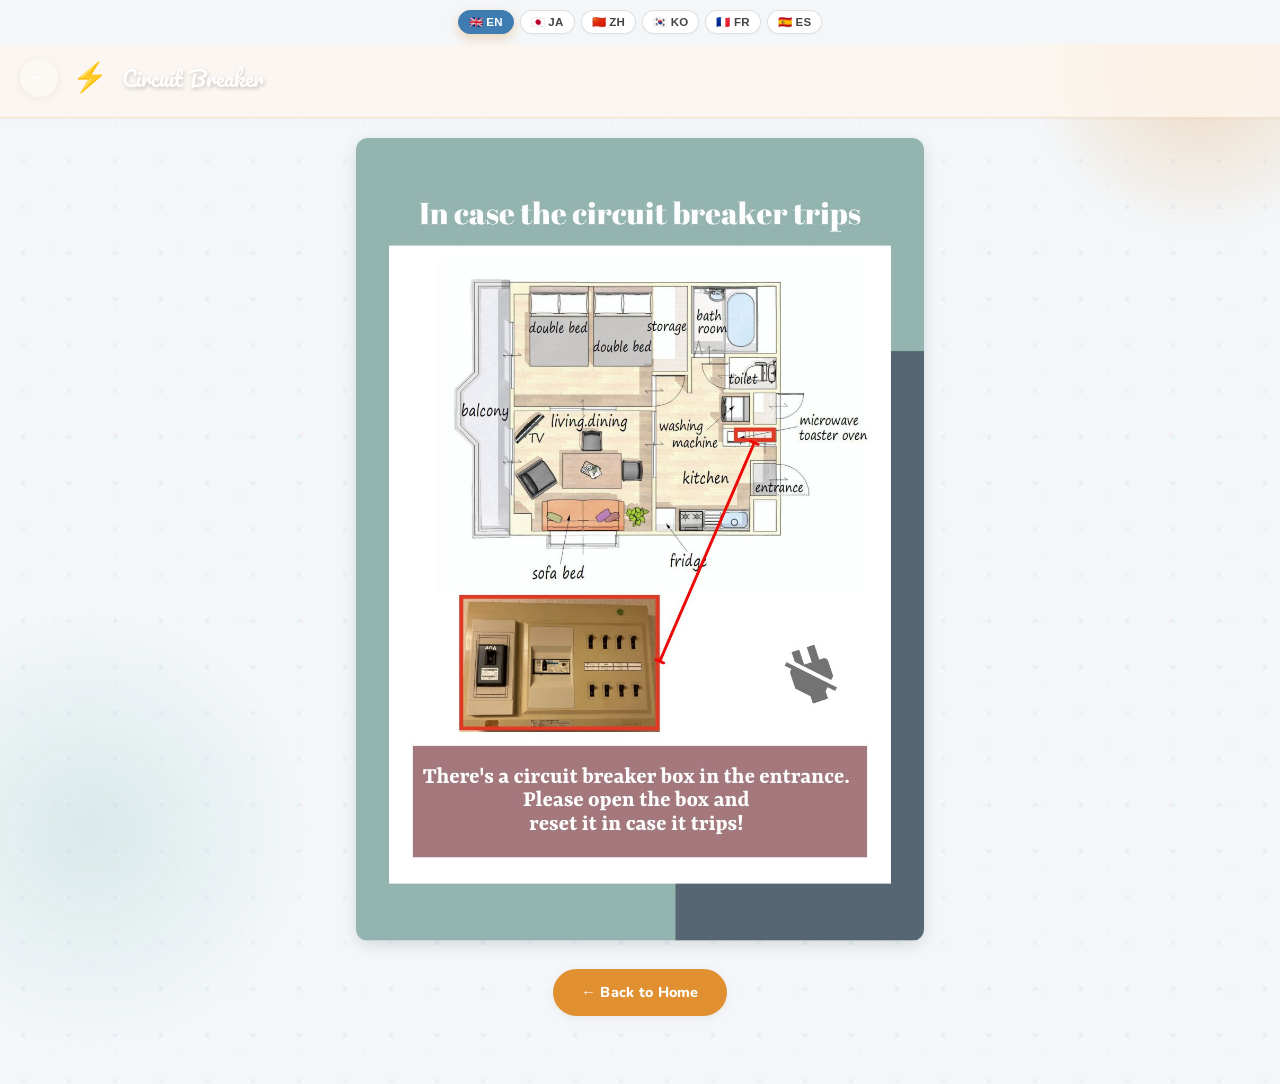
<file: circuit-breaker/index.html>
<!DOCTYPE html>
<html lang="en">
<head>
<meta charset="UTF-8">
<meta name="viewport" content="width=device-width, initial-scale=1.0">
<title>Circuit Breaker — GLV 301</title>
<link href="https://fonts.googleapis.com/css2?family=Nunito:wght@600;700;800;900&family=Pacifico&display=swap" rel="stylesheet">
<style>
  :root {
    --accent: #e09030;
    --accent-light: #fde8c0;
    --cream: #f4f7fa;
    --text-dark: #2c3440;
    --text-mid: #566374;
  }
  * { box-sizing: border-box; margin: 0; padding: 0; }
  body { font-family: 'Nunito', sans-serif; background: var(--cream); color: var(--text-dark); min-height: 100vh; }
  .top-bar {
    background: linear-gradient(135deg, var(--accent) 0%, color-mix(in srgb, var(--accent) 70%, black) 100%);
    padding: 16px 20px;
    display: flex;
    align-items: center;
    gap: 14px;
    position: sticky;
    top: 0;
    z-index: 10;
    box-shadow: 0 2px 12px rgba(0,0,0,0.15);
  }
  .back-btn {
    background: rgba(255,255,255,0.25);
    border: none;
    border-radius: 50%;
    width: 38px; height: 38px;
    display: flex; align-items: center; justify-content: center;
    cursor: pointer;
    font-size: 1.2rem;
    color: #fff;
    text-decoration: none;
    flex-shrink: 0;
    transition: background 0.2s;
  }
  .back-btn:hover { background: rgba(255,255,255,0.4); }
  .top-title {
    font-family: 'Pacifico', cursive;
    font-size: 1.3rem;
    color: #fff;
    text-shadow: 1px 2px 4px rgba(0,0,0,0.2);
    flex: 1;
  }
  .top-emoji { font-size: 1.8rem; }
  .content { padding: 20px 16px 40px; max-width: 600px; margin: 0 auto; }
  .content img:last-child { margin-bottom: 0; }
  .back-footer {
    text-align: center;
    margin-top: 28px;
    padding-bottom: 20px;
  }
  .back-footer a {
    display: inline-flex;
    align-items: center;
    gap: 8px;
    background: var(--accent);
    color: #fff;
    text-decoration: none;
    padding: 12px 28px;
    border-radius: 50px;
    font-weight: 800;
    font-size: 0.9rem;
    box-shadow: 0 4px 12px rgba(0,0,0,0.2);
    transition: transform 0.2s;
  }
  .back-footer a:hover { transform: scale(1.04); }
</style>
    <link rel="stylesheet" href="../assets/style-sub.css">
  <link rel="stylesheet" href="../assets/cute-pack.css">
  <style id="cute-pack-theme">:root{--cp-chip-a:#dde8f2;--cp-chip-b:#fdf1f7;--cp-hover-shadow:rgba(62,124,177,.18);--cp-dot-1:rgba(140,180,220,.12);}</style>
  <link rel="stylesheet" href="../assets/i18n.css">
</head>
<body>
<div class="lang-bar" style="background: var(--cream); padding: 10px 16px; display: flex; gap: 6px; justify-content: center; flex-wrap: wrap;">
  <button class="lang-btn active" onclick="setLang('en',this)">🇬🇧 EN</button>
  <button class="lang-btn" onclick="setLang('ja',this)">🇯🇵 JA</button>
  <button class="lang-btn" onclick="setLang('zh',this)">🇨🇳 ZH</button>
  <button class="lang-btn" onclick="setLang('ko',this)">🇰🇷 KO</button>
  <button class="lang-btn" onclick="setLang('fr',this)">🇫🇷 FR</button>
  <button class="lang-btn" onclick="setLang('es',this)">🇪🇸 ES</button>
</div>
<div class="top-bar">
  <a href="../" class="back-btn">←</a>
  <span class="top-emoji">⚡</span>
  <div class="top-title" data-i18n="pageTitle">Circuit Breaker</div>
</div>
<div class="content">
  <img src="[data-uri]" alt="Circuit Breaker" style="width:100%;border-radius:12px;display:block;margin-bottom:12px;box-shadow:0 4px 16px rgba(0,0,0,0.12);">
  <div class="back-footer">
    <a href="../" data-i18n="backToMenu">← Back to Home</a>
  </div>
</div>
  <script src="../assets/cute-pack.js" defer></script>
  <script>
  // Minimal per-page i18n for title/back; shared assets handle persistence and init
  const S = {
    en: { pageTitle: 'Circuit Breaker', backToMenu: '← Back to Home' },
    ja: { pageTitle: 'ブレーカー', backToMenu: '← ホームに戻る' },
    zh: { pageTitle: '断路器', backToMenu: '← 返回主页' },
    ko: { pageTitle: '차단기', backToMenu: '← 홈으로 돌아가기' },
    fr: { pageTitle: 'Disjoncteur', backToMenu: '← Retour à l’accueil' },
    es: { pageTitle: 'Interruptor', backToMenu: '← Volver al inicio' },
  };
  function setLang(l, btn){
    document.querySelectorAll('.lang-btn').forEach(b=>b.classList.remove('active'));
    if (btn) btn.classList.add('active');
    const t = S[l];
    if (!t) return;
    document.querySelectorAll('[data-i18n]').forEach(el=>{
      const k = el.getAttribute('data-i18n');
      if (k in t) el.textContent = t[k];
    });
  }
  // default content remains English; shared i18n.js will call setLang on load
  </script>
  <script src="../assets/i18n.js" defer></script>
</body>
</html>
</file>
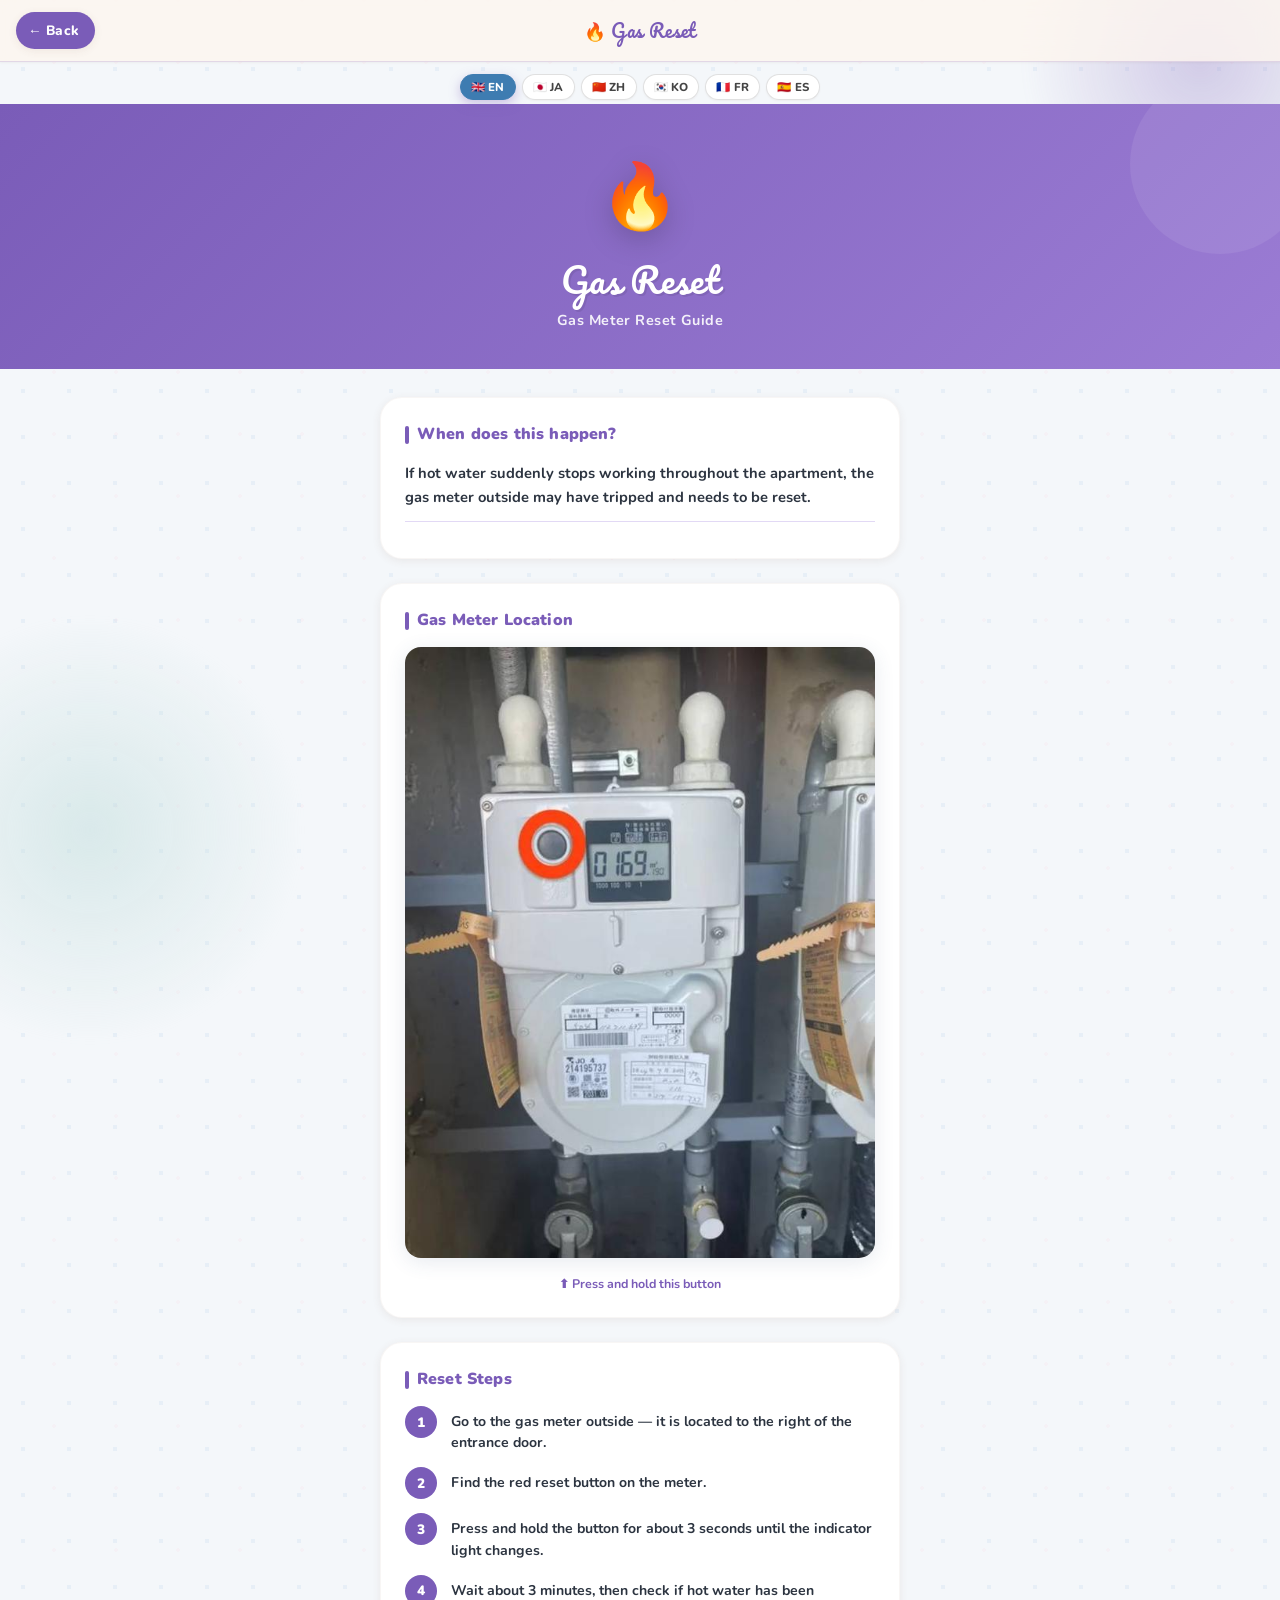
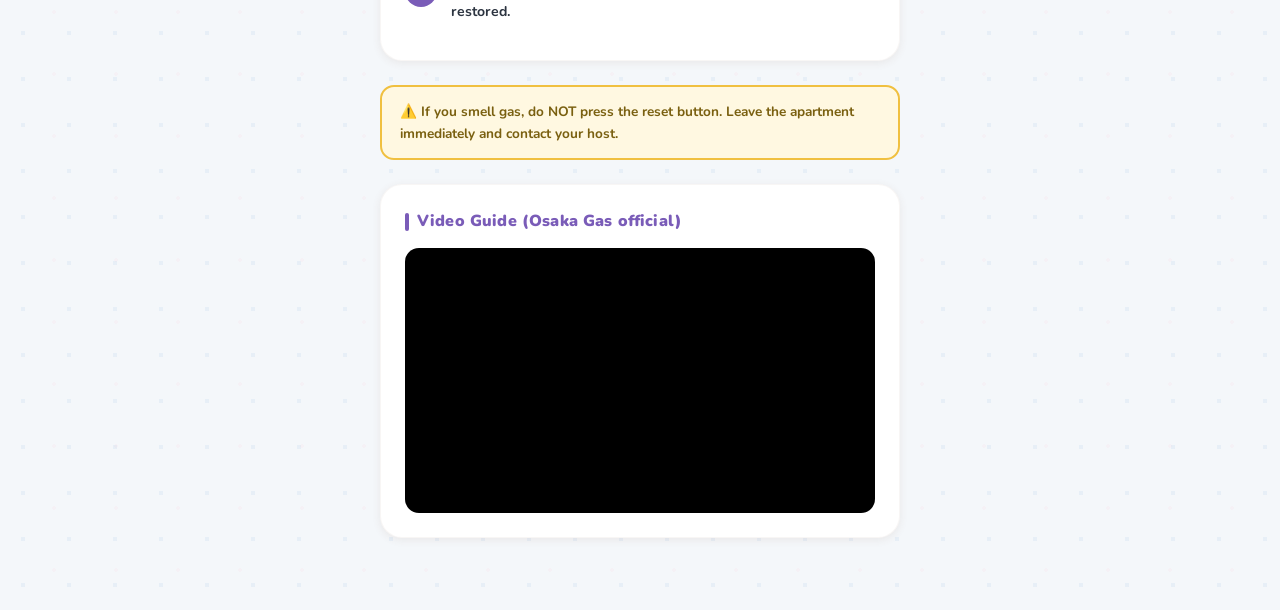
<file: gas-reset/index.html>
<!DOCTYPE html>
<html lang="en">
<head>
    <meta charset="UTF-8">
    <meta name="viewport" content="width=device-width, initial-scale=1.0">
    <title>Gas Reset — GLV 301</title>
    <link href="https://fonts.googleapis.com/css2?family=Nunito:wght@600;700;800;900&family=Pacifico&display=swap" rel="stylesheet">
    <style>
        :root {
            --cream: #f4f7fa;
            --accent: #7a5cb8;
            --accent-light: #e2d9f5;
            --text-dark: #2c3440;
            --text-mid: #566374;
            --white: #ffffff;
            --shadow: 0 4px 20px rgba(60,80,120,0.12);
        }

        * { box-sizing: border-box; margin: 0; padding: 0; }

        body {
            font-family: 'Nunito', sans-serif;
            background-color: var(--cream);
            color: var(--text-dark);
            min-height: 100vh;
        }

        /* ── Top bar ── */
        .top-bar {
            position: sticky;
            top: 0;
            z-index: 100;
            background: rgba(253,246,238,0.92);
            backdrop-filter: blur(8px);
            display: flex;
            align-items: center;
            padding: 12px 16px;
            border-bottom: 2px solid var(--accent-light);
        }

        .back-btn {
            display: inline-flex;
            align-items: center;
            gap: 6px;
            background: var(--accent);
            color: var(--white);
            border: none;
            border-radius: 50px;
            padding: 8px 18px;
            font-family: 'Nunito', sans-serif;
            font-size: 0.85rem;
            font-weight: 800;
            cursor: pointer;
            text-decoration: none;
            transition: opacity 0.2s;
        }
        .back-btn:hover { opacity: 0.85; }

        .top-bar-title {
            flex: 1;
            text-align: center;
            font-weight: 900;
            font-size: 1rem;
            color: var(--accent);
            padding-right: 80px; /* offset for back button width */
        }

        /* ── Hero header ── */
        .hero {
            background: linear-gradient(135deg, var(--accent) 0%, #9b7cd4 100%);
            color: var(--white);
            text-align: center;
            padding: 40px 24px 32px;
        }

        .hero-icon { font-size: 64px; display: block; margin-bottom: 12px; }

        .hero h1 {
            font-family: 'Pacifico', cursive;
            font-size: clamp(1.5rem, 5vw, 2.2rem);
            margin-bottom: 8px;
        }

        .hero-sub {
            font-size: 0.9rem;
            font-weight: 700;
            opacity: 0.9;
        }

        /* ── Content ── */
        .content {
            max-width: 560px;
            margin: 0 auto;
            padding: 28px 20px 48px;
        }

        .card {
            background: var(--white);
            border-radius: 20px;
            padding: 24px;
            margin-bottom: 24px;
            box-shadow: var(--shadow);
        }

        .card-title {
            font-size: 1rem;
            font-weight: 900;
            color: var(--accent);
            margin-bottom: 14px;
            display: flex;
            align-items: center;
            gap: 8px;
        }

        .card-title::before {
            content: '';
            display: inline-block;
            width: 4px;
            height: 18px;
            background: var(--accent);
            border-radius: 4px;
        }

        .instruction-en {
            font-size: 0.92rem;
            font-weight: 700;
            color: var(--text-dark);
            line-height: 1.65;
            margin-bottom: 12px;
        }

        .instruction-ja {
            font-size: 0.88rem;
            font-weight: 600;
            color: var(--text-mid);
            line-height: 1.7;
            border-top: 1px solid var(--accent-light);
            padding-top: 12px;
        }

        /* ── Photo ── */
        .meter-photo {
            width: 100%;
            border-radius: 14px;
            box-shadow: var(--shadow);
        }
        .photo-caption {
            text-align: center;
            font-size: 0.78rem;
            font-weight: 700;
            color: var(--accent);
            margin-top: 8px;
        }

        /* ── Steps ── */
        .steps { list-style: none; }
        .steps li {
            display: flex;
            gap: 14px;
            align-items: flex-start;
            margin-bottom: 14px;
        }
        .step-num {
            flex-shrink: 0;
            width: 32px;
            height: 32px;
            background: var(--accent);
            color: var(--white);
            border-radius: 50%;
            display: flex;
            align-items: center;
            justify-content: center;
            font-weight: 900;
            font-size: 0.85rem;
        }
        .step-text {
            padding-top: 5px;
            font-size: 0.88rem;
            font-weight: 700;
            line-height: 1.5;
            color: var(--text-dark);
        }
        .step-text span {
            display: block;
            font-weight: 600;
            color: var(--text-mid);
            font-size: 0.82rem;
        }

        /* ── Video ── */
        .video-wrap {
            position: relative;
            padding-bottom: 56.25%;
            height: 0;
            border-radius: 14px;
            overflow: hidden;
            background: #000;
        }
        .video-wrap iframe {
            position: absolute;
            top: 0; left: 0;
            width: 100%; height: 100%;
            border: none;
        }

        /* ── Warning ── */
        .warning {
            background: #fff8e1;
            border: 2px solid #f0c040;
            border-radius: 14px;
            padding: 14px 18px;
            font-size: 0.85rem;
            font-weight: 700;
            color: #7a6010;
            line-height: 1.6;
        }
        .warning::before { content: '⚠️ '; }

        /* ── Language switcher ── */
        .lang-bar {
            display: flex;
            justify-content: center;
            gap: 6px;
            padding: 10px 16px;
            flex-wrap: wrap;
        }
        .lang-btn {
            border: 2px solid var(--accent-light);
            background: rgba(255,255,255,0.92);
            backdrop-filter: blur(6px);
            border-radius: 50px;
            padding: 4px 9px;
            font-family: 'Nunito', sans-serif;
            font-size: 0.72rem;
            font-weight: 800;
            color: var(--text-mid);
            cursor: pointer;
            transition: all 0.2s;
            box-shadow: 0 2px 8px rgba(60,80,120,0.12);
        }
        .lang-btn.active {
            background: var(--accent);
            border-color: var(--accent);
            color: #fff;
        }
        .lang-btn:hover:not(.active) {
            border-color: var(--accent);
            color: var(--accent);
        }
    </style>
    <link rel="stylesheet" href="../assets/style-sub.css">
  <link rel="stylesheet" href="../assets/cute-pack.css">
  <style id="cute-pack-theme">:root{--cp-chip-a:#dde8f2;--cp-chip-b:#fdf1f7;--cp-hover-shadow:rgba(62,124,177,.18);--cp-dot-1:rgba(140,180,220,.12);}</style>
  <link rel="stylesheet" href="../assets/i18n.css">
</head>
<body>

    <!-- Top bar -->
    <div class="top-bar">
        <a href="../" class="back-btn" data-i18n="backBtn">← Back</a>
        <div class="top-bar-title">🔥 <span data-i18n="pageTitle">Gas Reset</span></div>
    </div>

    <!-- Language switcher -->
    <div class="lang-bar">
        <button class="lang-btn active" onclick="setLang('en', this)">🇬🇧 EN</button>
        <button class="lang-btn" onclick="setLang('ja', this)">🇯🇵 JA</button>
        <button class="lang-btn" onclick="setLang('zh', this)">🇨🇳 ZH</button>
        <button class="lang-btn" onclick="setLang('ko', this)">🇰🇷 KO</button>
        <button class="lang-btn" onclick="setLang('fr', this)">🇫🇷 FR</button>
        <button class="lang-btn" onclick="setLang('es', this)">🇪🇸 ES</button>
    </div>

    <!-- Hero -->
    <div class="hero">
        <span class="hero-icon">🔥</span>
        <h1 data-i18n="heroTitle">Gas Reset</h1>
        <div class="hero-sub" data-i18n="heroSub">ガスメーター復帰手順</div>
    </div>

    <!-- Content -->
    <div class="content">

        <!-- Situation card -->
        <div class="card">
            <div class="card-title" data-i18n="situationTitle">When does this happen?</div>
            <div class="instruction-en" data-i18n="situationEN">
                If hot water suddenly stops working throughout the apartment, the gas meter outside may have tripped and needs to be reset.
            </div>
            <div class="instruction-ja" data-i18n="situationJA">
                給湯器がONになっているにも関わらずお湯が出ない場合は、ガスメーターが遮断されている可能性があります。
            </div>
        </div>

        <!-- Gas meter photo -->
        <div class="card">
            <div class="card-title" data-i18n="meterTitle">Gas Meter Location</div>
            <img class="meter-photo" src="[data-uri]" alt="Gas meter with reset button circled in orange">
            <div class="photo-caption" data-i18n="photoCaption">⬆ Press and hold this button (復帰ボタンを長押し)</div>
        </div>

        <!-- Steps card -->
        <div class="card">
            <div class="card-title" data-i18n="stepsTitle">Reset Steps</div>
            <ul class="steps">
                <li>
                    <div class="step-num">1</div>
                    <div class="step-text" data-i18n-html="step1">
                        Go to the gas meter outside — it is located to the right of the entrance door.
                        <span>玄関向かって右側にガスメーターがあります。</span>
                    </div>
                </li>
                <li>
                    <div class="step-num">2</div>
                    <div class="step-text" data-i18n-html="step2">
                        Find the red reset button (復帰ボタン) on the meter.
                        <span>メーター上の赤い復帰ボタンを探してください。</span>
                    </div>
                </li>
                <li>
                    <div class="step-num">3</div>
                    <div class="step-text" data-i18n-html="step3">
                        Press and hold the button for about 3 seconds until the indicator light changes.
                        <span>ボタンを約3秒間長押ししてください。</span>
                    </div>
                </li>
                <li>
                    <div class="step-num">4</div>
                    <div class="step-text" data-i18n-html="step4">
                        Wait about 3 minutes, then check if hot water has been restored.
                        <span>約3分待ってからお湯が出るか確認してください。</span>
                    </div>
                </li>
            </ul>
        </div>

        <!-- Warning -->
        <div class="warning" style="margin-bottom:24px;" data-i18n-html="warning">
            If you smell gas, do NOT press the reset button. Leave the apartment immediately and contact your host.
            <br>ガスの臭いがする場合は操作せず、すぐに外に出てホストにご連絡ください。
        </div>

        <!-- Video card -->
        <div class="card">
            <div class="card-title" data-i18n="videoTitle">Video Guide（大阪ガスネットワーク公式）</div>
            <div class="video-wrap">
                <iframe
                    src="https://www.youtube.com/embed/0YSmTuE4r2E"
                    title="ガスメーターの復帰手順"
                    allow="accelerometer; autoplay; clipboard-write; encrypted-media; gyroscope; picture-in-picture"
                    allowfullscreen>
                </iframe>
            </div>
        </div>

    </div>

<script>
const UI_STRINGS = {
    en: {
        backBtn: '← Back',
        pageTitle: 'Gas Reset',
        heroTitle: 'Gas Reset',
        heroSub: 'Gas Meter Reset Guide',
        situationTitle: 'When does this happen?',
        situationEN: 'If hot water suddenly stops working throughout the apartment, the gas meter outside may have tripped and needs to be reset.',
        situationJA: '',
        meterTitle: 'Gas Meter Location',
        photoCaption: '⬆ Press and hold this button',
        stepsTitle: 'Reset Steps',
        step1: 'Go to the gas meter outside — it is located to the right of the entrance door.',
        step2: 'Find the red reset button on the meter.',
        step3: 'Press and hold the button for about 3 seconds until the indicator light changes.',
        step4: 'Wait about 3 minutes, then check if hot water has been restored.',
        warning: 'If you smell gas, do NOT press the reset button. Leave the apartment immediately and contact your host.',
        videoTitle: 'Video Guide (Osaka Gas official)',
    },
    ja: {
        backBtn: '← 戻る',
        pageTitle: 'ガス復帰',
        heroTitle: 'ガス復帰',
        heroSub: 'ガスメーター復帰手順',
        situationTitle: 'こんなときは？',
        situationEN: '給湯器がONになっているにも関わらずお湯が出ない場合は、ガスメーターが遮断されている可能性があります。',
        situationJA: '',
        meterTitle: 'ガスメーターの場所',
        photoCaption: '⬆ このボタンを長押し（復帰ボタン）',
        stepsTitle: '復帰手順',
        step1: '玄関を出て右側にあるガスメーターに行きます。',
        step2: 'メーター上の赤い復帰ボタンを探してください。',
        step3: 'ボタンを約3秒間長押ししてください。ランプが変わるまで押し続けます。',
        step4: '約3分待ってからお湯が出るか確認してください。',
        warning: 'ガスの臭いがする場合は操作せず、すぐに外に出てホストにご連絡ください。',
        videoTitle: '動画ガイド（大阪ガスネットワーク公式）',
    },
    zh: {
        backBtn: '← 返回',
        pageTitle: '燃气复位',
        heroTitle: '燃气复位',
        heroSub: '燃气表复位步骤',
        situationTitle: '什么时候需要？',
        situationEN: '如果热水突然停止供应，室外的燃气表可能已跳闸，需要重置。',
        situationJA: '',
        meterTitle: '燃气表位置',
        photoCaption: '⬆ 长按此按钮（复位按钮）',
        stepsTitle: '复位步骤',
        step1: '前往入口门右侧的室外燃气表。',
        step2: '找到燃气表上的红色复位按钮。',
        step3: '长按按钮约3秒，直到指示灯变化。',
        step4: '等待约3分钟，然后检查热水是否恢复。',
        warning: '如果闻到燃气味，请勿按复位按钮。立即离开房间并联系您的房东。',
        videoTitle: '视频指南（大阪燃气官方）',
    },
    ko: {
        backBtn: '← 뒤로',
        pageTitle: '가스 복구',
        heroTitle: '가스 복구',
        heroSub: '가스 미터 복구 절차',
        situationTitle: '언제 필요한가요?',
        situationEN: '온수가 갑자기 나오지 않는 경우, 외부 가스 미터가 차단되었을 수 있으며 리셋이 필요합니다.',
        situationJA: '',
        meterTitle: '가스 미터 위치',
        photoCaption: '⬆ 이 버튼을 길게 누르세요 (복구 버튼)',
        stepsTitle: '복구 절차',
        step1: '현관문 오른쪽에 있는 외부 가스 미터로 이동하세요.',
        step2: '미터의 빨간색 복구 버튼을 찾으세요.',
        step3: '표시등이 바뀔 때까지 약 3초간 버튼을 길게 누르세요.',
        step4: '약 3분 기다린 후 온수가 나오는지 확인하세요.',
        warning: '가스 냄새가 나면 복구 버튼을 누르지 마세요. 즉시 건물 밖으로 나가 호스트에게 연락하세요.',
        videoTitle: '영상 가이드 (오사카 가스 공식)',
    },
    fr: {
        backBtn: '← Retour',
        pageTitle: 'Réinit. gaz',
        heroTitle: 'Réinitialisation gaz',
        heroSub: 'Procédure de réinitialisation du compteur de gaz',
        situationTitle: 'Quand cela se produit-il ?',
        situationEN: "Si l'eau chaude s'arrête soudainement, le compteur de gaz extérieur s'est peut-être déclenché et doit être réinitialisé.",
        situationJA: '',
        meterTitle: 'Emplacement du compteur de gaz',
        photoCaption: '⬆ Appuyez longuement sur ce bouton (bouton de réinitialisation)',
        stepsTitle: 'Étapes de réinitialisation',
        step1: "Rendez-vous au compteur de gaz extérieur — il se trouve à droite de la porte d'entrée.",
        step2: 'Trouvez le bouton rouge de réinitialisation sur le compteur.',
        step3: "Appuyez sur le bouton et maintenez-le enfoncé environ 3 secondes jusqu'à ce que le voyant change.",
        step4: "Attendez environ 3 minutes, puis vérifiez si l'eau chaude est rétablie.",
        warning: "Si vous sentez une odeur de gaz, N'APPUYEZ PAS sur le bouton de réinitialisation. Quittez l'appartement immédiatement et contactez votre hôte.",
        videoTitle: 'Guide vidéo (Osaka Gas officiel)',
    },
    es: {
        backBtn: '← Volver',
        pageTitle: 'Reinicio gas',
        heroTitle: 'Reinicio de gas',
        heroSub: 'Procedimiento de reinicio del medidor de gas',
        situationTitle: '¿Cuándo ocurre esto?',
        situationEN: 'Si el agua caliente deja de funcionar repentinamente, el medidor de gas exterior puede haberse disparado y necesita reiniciarse.',
        situationJA: '',
        meterTitle: 'Ubicación del medidor de gas',
        photoCaption: '⬆ Mantenga presionado este botón (botón de reinicio)',
        stepsTitle: 'Pasos de reinicio',
        step1: 'Vaya al medidor de gas exterior — está ubicado a la derecha de la puerta de entrada.',
        step2: 'Encuentre el botón rojo de reinicio en el medidor.',
        step3: 'Presione y mantenga el botón durante unos 3 segundos hasta que cambie la luz indicadora.',
        step4: 'Espere unos 3 minutos y luego verifique si se ha restablecido el agua caliente.',
        warning: 'Si huele a gas, NO presione el botón de reinicio. Salga del apartamento inmediatamente y contacte a su anfitrión.',
        videoTitle: 'Guía en video (Osaka Gas oficial)',
    },
};

function applyTranslations(lang) {
    const t = UI_STRINGS[lang];
    if (!t) return;
    document.querySelectorAll('[data-i18n]:not([data-i18n="pageTitle"])').forEach(el => {
        const key = el.getAttribute('data-i18n');
        if (key in t) el.textContent = t[key];
    });
    document.querySelectorAll('[data-i18n-html]').forEach(el => {
        const key = el.getAttribute('data-i18n-html');
        if (key in t) el.innerHTML = t[key];
    });
}

function setLang(lang, btn) {
    applyTranslations(lang);
    document.querySelectorAll('.lang-btn').forEach(b => b.classList.remove('active'));
    if (btn) btn.classList.add('active');
}
</script>
  <script src="../assets/cute-pack.js" defer></script>
  <script src="../assets/i18n.js" defer></script>
</body>
</html>
</file>
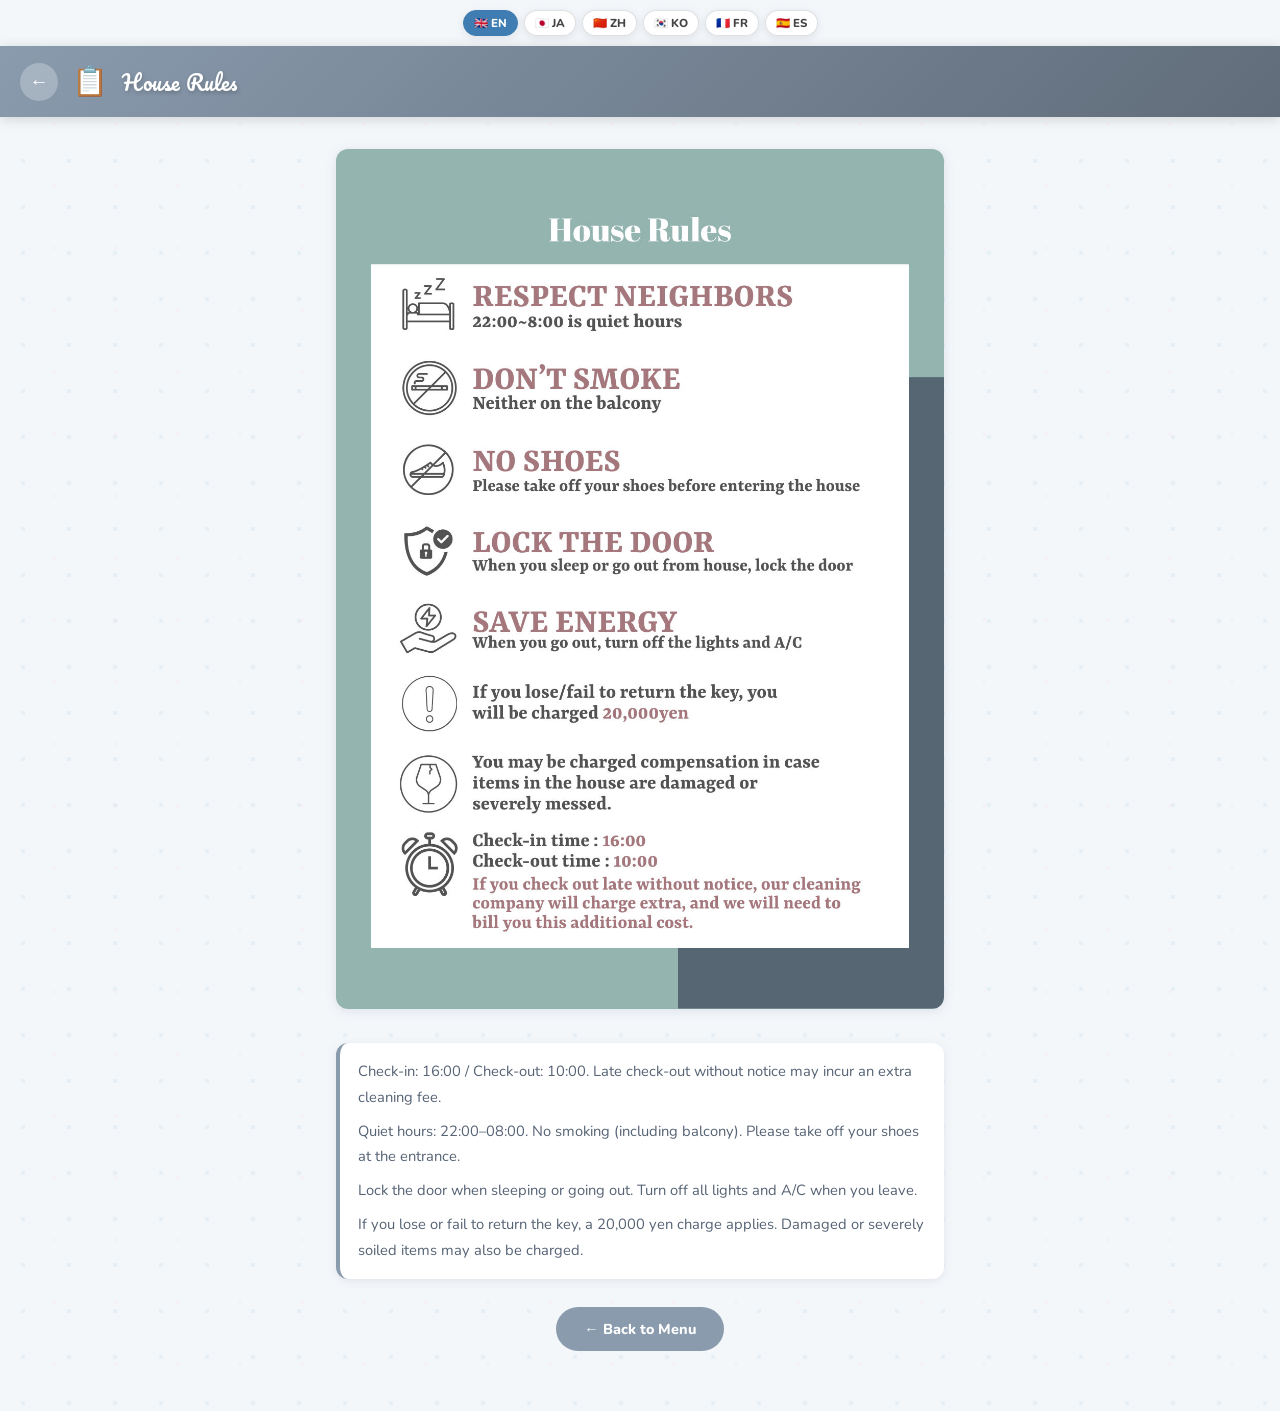
<file: house-rules/index.html>
<!DOCTYPE html>
<html lang="en">
<head>
<meta charset="UTF-8">
<meta name="viewport" content="width=device-width, initial-scale=1.0">
<title>House Rules — GLV 301</title>
<link href="https://fonts.googleapis.com/css2?family=Nunito:wght@600;700;800;900&family=Pacifico&display=swap" rel="stylesheet">
<style>
  :root{--accent:#8a9bae;--accent-light:#d5dde5;--cream:#f4f7fa;--text-dark:#2c3440;--text-mid:#566374;}
  *{box-sizing:border-box;margin:0;padding:0;}
  body{font-family:'Nunito',sans-serif;background:var(--cream);color:var(--text-dark);min-height:100vh;}
  .top-bar{background:linear-gradient(135deg,var(--accent) 0%,color-mix(in srgb,var(--accent) 70%,black) 100%);padding:16px 20px;display:flex;align-items:center;gap:14px;position:sticky;top:0;z-index:10;box-shadow:0 2px 12px rgba(0,0,0,0.15);}
  .back-btn{background:rgba(255,255,255,0.25);border:none;border-radius:50%;width:38px;height:38px;display:flex;align-items:center;justify-content:center;cursor:pointer;font-size:1.2rem;color:#fff;text-decoration:none;flex-shrink:0;transition:background 0.2s;}
  .back-btn:hover{background:rgba(255,255,255,0.4);}
  .top-title{font-family:'Pacifico',cursive;font-size:1.3rem;color:#fff;text-shadow:1px 2px 4px rgba(0,0,0,0.2);flex:1;}
  .top-emoji{font-size:1.8rem;}
  .content{padding:20px 16px 40px;max-width:640px;margin:0 auto;}
  .back-footer{text-align:center;margin-top:28px;padding-bottom:20px;}
  .back-footer a{display:inline-flex;align-items:center;gap:8px;background:var(--accent);color:#fff;text-decoration:none;padding:12px 28px;border-radius:50px;font-weight:800;font-size:0.9rem;transition:opacity 0.2s;}
  .back-footer a:hover{opacity:0.8;}
  .lang-bar{display:flex;justify-content:center;gap:6px;padding:10px 16px;flex-wrap:wrap;background:var(--cream);}
  .lang-btn{border:2px solid var(--accent-light);background:rgba(255,255,255,0.92);border-radius:50px;padding:4px 9px;font-family:'Nunito',sans-serif;font-size:0.72rem;font-weight:800;color:var(--text-mid);cursor:pointer;transition:all 0.2s;box-shadow:0 2px 8px rgba(60,80,120,0.12);}
  .lang-btn.active{background:var(--accent);border-color:var(--accent);color:#fff;}
  .lang-btn:hover:not(.active){border-color:var(--accent);color:var(--accent);}
  .info-card{background:#fff;border-left:4px solid var(--accent);border-radius:12px;padding:16px 18px;margin:16px 0;box-shadow:0 2px 10px rgba(60,80,120,0.10);}
  .info-card p{font-size:0.92rem;line-height:1.75;color:var(--text-mid);margin:0;}
  .info-card p+p{margin-top:8px;}
  .section-title{font-family:'Pacifico',cursive;font-size:1rem;color:var(--accent);margin-bottom:8px;}
  .rest-card{background:#fff;border-radius:14px;padding:14px 16px;margin:12px 0;box-shadow:0 2px 10px rgba(60,80,120,0.10);}
  .rest-card .rest-name{font-weight:800;font-size:0.97rem;color:var(--text-dark);margin-bottom:4px;}
  .rest-card .rest-desc{font-size:0.88rem;color:var(--text-mid);line-height:1.6;margin-bottom:6px;}
  .rest-card a{display:inline-flex;align-items:center;gap:5px;font-size:0.82rem;font-weight:700;color:var(--accent);text-decoration:none;}
  .rest-card a:hover{opacity:0.75;}
  .page-img{width:100%;border-radius:12px;margin:12px 0;box-shadow:0 2px 12px rgba(60,80,120,0.12);}
</style>
  <link rel="stylesheet" href="../assets/cute-pack.css">
  <style id="cute-pack-theme">:root{--cp-chip-a:#dde8f2;--cp-chip-b:#fdf1f7;--cp-hover-shadow:rgba(62,124,177,.18);--cp-dot-1:rgba(140,180,220,.12);}</style>
  <link rel="stylesheet" href="../assets/i18n.css">
</head>
<body>
<div class="lang-bar">
  <button class="lang-btn active" onclick="setLang('en',this)">&#x1F1EC;&#x1F1E7; EN</button>
  <button class="lang-btn" onclick="setLang('ja',this)">&#x1F1EF;&#x1F1F5; JA</button>
  <button class="lang-btn" onclick="setLang('zh',this)">&#x1F1E8;&#x1F1F3; ZH</button>
  <button class="lang-btn" onclick="setLang('ko',this)">&#x1F1F0;&#x1F1F7; KO</button>
  <button class="lang-btn" onclick="setLang('fr',this)">&#x1F1EB;&#x1F1F7; FR</button>
  <button class="lang-btn" onclick="setLang('es',this)">&#x1F1EA;&#x1F1F8; ES</button>
</div>
<div class="top-bar">
  <a href="../" class="back-btn">&#x2190;</a>
  <span class="top-emoji">📋</span>
  <div class="top-title" data-i18n="pageTitle">House Rules</div>
</div>
<div class="content">
  <img src="[data-uri]" class="page-img" alt="House Rules">
  <div class="info-card">
    <p data-i18n="hr1"></p>
    <p data-i18n="hr2"></p>
    <p data-i18n="hr3"></p>
    <p data-i18n="hr4"></p>
  </div>
  <div class="back-footer">
    <a href="../" data-i18n="backToMenu">&#x2190; Back to Menu</a>
  </div>
</div>
<script>
const S={
  en:{pageTitle:"House Rules",backToMenu:"← Back to Menu",
    hr1:"Check-in: 16:00 / Check-out: 10:00. Late check-out without notice may incur an extra cleaning fee.",
    hr2:"Quiet hours: 22:00–08:00. No smoking (including balcony). Please take off your shoes at the entrance.",
    hr3:"Lock the door when sleeping or going out. Turn off all lights and A/C when you leave.",
    hr4:"If you lose or fail to return the key, a 20,000 yen charge applies. Damaged or severely soiled items may also be charged."},
  ja:{pageTitle:"ハウスルール",backToMenu:"← メニューに戻る",
    hr1:"チェックイン：16：00 / チェックアウト：10：00。事前連絡なしの遅脱は清掃追加料金が発生する場合があります。",
    hr2:"静けい時間：22：00～08：00。室内・バルコニーでの喫煙はお断りします。玩関で履物をお脱ぎください。",
    hr3:"就寢時・外出時はドアの施鍵を忘れずに。外出時は照明・エアコンを必ずお切りください。",
    hr4:"鍵の納忘・純失の場合は20,000円の費用が発生します。備品の損億・着しい汚れの場合も請求する場合があります。"},
  zh:{pageTitle:"入住规则",backToMenu:"← 返回菜单",
    hr1:"入住时间：16:00 / 退房时间：10:00。如未提前通知延迟退房，可能产生额外清洁费用。",
    hr2:"安静时间：22:00–08:00。禁止吸烟（包括阳台）。入门请脱鞋。",
    hr3:"入睡或外出时请锁门。离开时请关闭所有灯光和空调。",
    hr4:"如果丢失或未归还钥匙，将收取20,000日圆费用。备品损坏或严重弄脏也可能收费。"},
  ko:{pageTitle:"㳴운 규정",backToMenu:"← 메뉴로 돌아가기",
    hr1:"체크인: 16:00 / 체크아웃: 10:00. 사전 연락 없이 뒦게 체크아웃하면 추가 청소 비용이 발생할 수 있습니다.",
    hr2:"조용 시간: 22:00–08:00. 툵연 금지(발코니 포함). 입구에서 신발을 보화주세요.",
    hr3:"잡자거나 외출 시 문을 잠그세요. 외출 시 조명과 에어컨을 넘시주세요.",
    hr4:"열쉬 듖이나 반납 실패 시 20,000엔 비용이 발생합니다. 비품 손상이나 심한 오염 시도 청구될 수 있습니다."},
  fr:{pageTitle:"Règlement intérieur",backToMenu:"← Retour au menu",
    hr1:"Arrivée : 16h00 / Départ : 10h00. Un départ tardif sans préavis peut entraîner des frais de ménage supplémentaires.",
    hr2:"Heures calmes : 22h00–08h00. Interdiction de fumer (y compris sur le balcon). Veuillez enlever vos chaussures à l’entrée.",
    hr3:"Fermez la porte à clé lorsque vous dormez ou sortez. Éteignez les lumières et la climatisation en partant.",
    hr4:"En cas de perte ou de non-restitution de la clé, des frais de 20 000 yens s’appliquent. Les objets endommagés ou très salis pourront également être facturés."},
  es:{pageTitle:"Normas de la casa",backToMenu:"← Volver al menú",
    hr1:"Entrada: 16:00 / Salida: 10:00. Una salida tardía sin aviso puede generar cargos adicionales de limpieza.",
    hr2:"Horas tranquilas: 22:00–08:00. Prohibido fumar (incluido el balcón). Por favor, quítese los zapatos en la entrada.",
    hr3:"Cierre la puerta con llave al dormir o salir. Apague las luces y el aire acondicionado al irse.",
    hr4:"Si pierde la llave o no la devuelve, se cobrarán 20.000 yenes. Los artículos dañados o muy sucios también podrán facturarse."}
};
function setLang(l,btn){document.querySelectorAll('.lang-btn').forEach(b=>b.classList.remove('active'));btn.classList.add('active');const t=S[l];if(!t)return;document.querySelectorAll('[data-i18n]:not([data-i18n="pageTitle"])').forEach(el=>{const k=el.getAttribute('data-i18n');if(k in t)el.textContent=t[k];});}
setLang('en',document.querySelector('.lang-btn.active'));
</script>
  <script src="../assets/cute-pack.js" defer></script>
  <script src="../assets/i18n.js" defer></script>
</body>
</html>
</file>
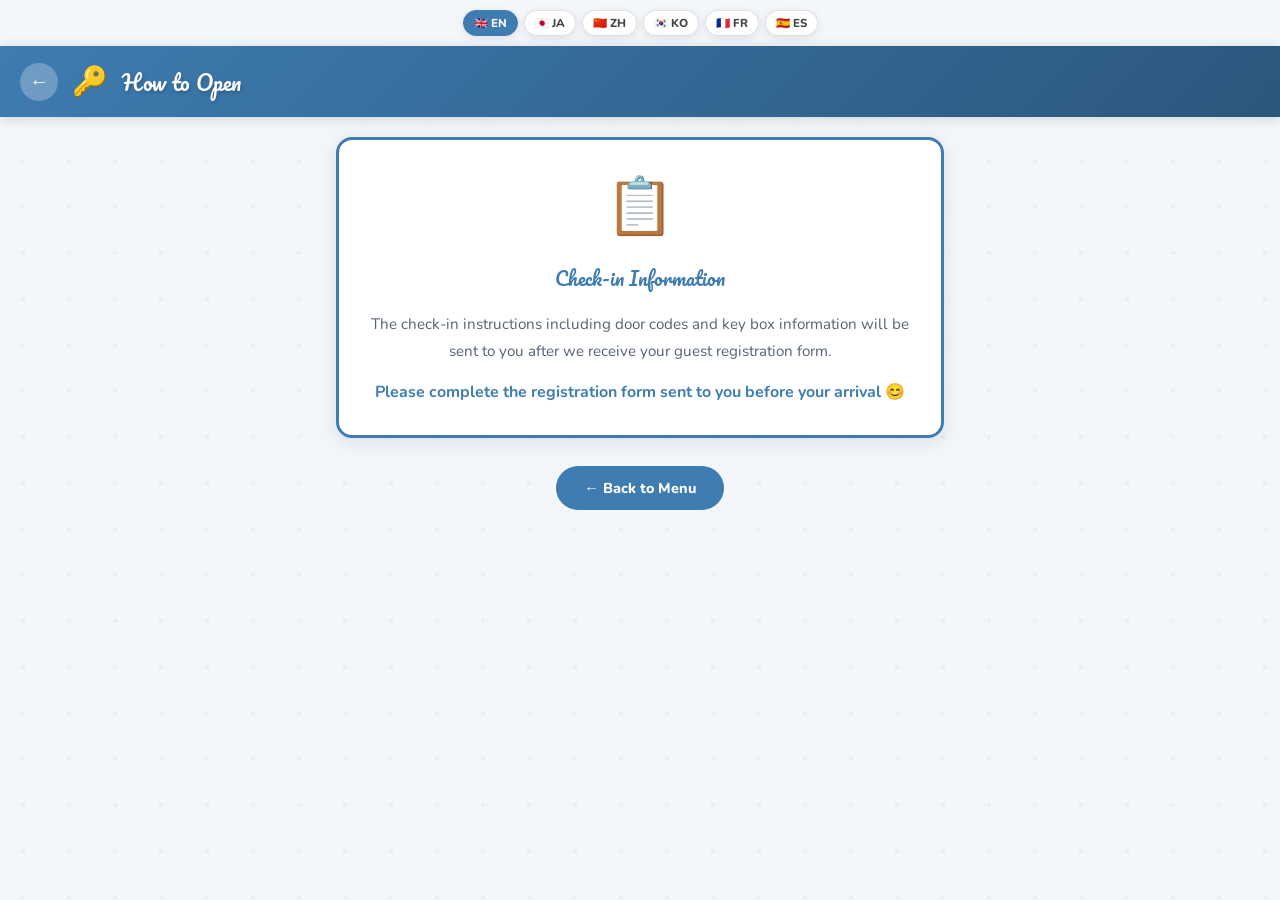
<file: how-to-open/index.html>
<!DOCTYPE html>
<html lang="en">
<head>
<meta charset="UTF-8">
<meta name="viewport" content="width=device-width, initial-scale=1.0">
<title>How to Open — GLV 301</title>
<link href="https://fonts.googleapis.com/css2?family=Nunito:wght@600;700;800;900&family=Pacifico&display=swap" rel="stylesheet">
<style>
  :root{--accent:#3e7cb1;--accent-light:#c8d9e8;--cream:#f4f7fa;--text-dark:#2c3440;--text-mid:#566374;}
  *{box-sizing:border-box;margin:0;padding:0;}
  body{font-family:'Nunito',sans-serif;background:var(--cream);color:var(--text-dark);min-height:100vh;}
  .lang-bar{display:flex;justify-content:center;gap:6px;padding:10px 16px;flex-wrap:wrap;background:var(--cream);}
  .lang-btn{border:2px solid var(--accent-light);background:rgba(255,255,255,0.92);border-radius:50px;padding:4px 9px;font-family:'Nunito',sans-serif;font-size:0.72rem;font-weight:800;color:var(--text-mid);cursor:pointer;transition:all 0.2s;box-shadow:0 2px 8px rgba(60,80,120,0.12);}
  .lang-btn.active{background:var(--accent);border-color:var(--accent);color:#fff;}
  .lang-btn:hover:not(.active){border-color:var(--accent);color:var(--accent);}
  .top-bar{background:linear-gradient(135deg,var(--accent) 0%,color-mix(in srgb,var(--accent) 70%,black) 100%);padding:16px 20px;display:flex;align-items:center;gap:14px;position:sticky;top:0;z-index:10;box-shadow:0 2px 12px rgba(0,0,0,0.15);}
  .back-btn{background:rgba(255,255,255,0.25);border:none;border-radius:50%;width:38px;height:38px;display:flex;align-items:center;justify-content:center;cursor:pointer;font-size:1.2rem;color:#fff;text-decoration:none;flex-shrink:0;transition:background 0.2s;}
  .back-btn:hover{background:rgba(255,255,255,0.4);}
  .top-title{font-family:'Pacifico',cursive;font-size:1.3rem;color:#fff;text-shadow:1px 2px 4px rgba(0,0,0,0.2);flex:1;}
  .top-emoji{font-size:1.8rem;}
  .content{padding:20px 16px 40px;max-width:640px;margin:0 auto;}
  .notice-card{background:#fff;border:3px solid var(--accent);border-radius:16px;padding:28px 24px;text-align:center;box-shadow:0 4px 20px rgba(60,80,120,0.15);margin-bottom:24px;}
  .notice-icon{font-size:3.5rem;margin-bottom:16px;display:block;}
  .notice-title{font-family:'Pacifico',cursive;font-size:1.2rem;color:var(--accent);margin-bottom:16px;}
  .notice-body{font-size:0.95rem;line-height:1.8;color:var(--text-mid);}
  .notice-body strong{color:var(--accent);display:block;margin-top:12px;font-size:1rem;}
  .back-footer{text-align:center;margin-top:28px;padding-bottom:20px;}
  .back-footer a{display:inline-flex;align-items:center;gap:8px;background:var(--accent);color:#fff;text-decoration:none;padding:12px 28px;border-radius:50px;font-weight:800;font-size:0.9rem;transition:opacity 0.2s;}
  .back-footer a:hover{opacity:0.8;}
</style>
  <link rel="stylesheet" href="../assets/cute-pack.css">
  <style id="cute-pack-theme">:root{--cp-chip-a:#dde8f2;--cp-chip-b:#fdf1f7;--cp-hover-shadow:rgba(62,124,177,.18);--cp-dot-1:rgba(140,180,220,.12);}</style>
  <link rel="stylesheet" href="../assets/i18n.css">
</head>
<body>
<div class="lang-bar">
  <button class="lang-btn active" onclick="setLang('en',this)">&#x1F1EC;&#x1F1E7; EN</button>
  <button class="lang-btn" onclick="setLang('ja',this)">&#x1F1EF;&#x1F1F5; JA</button>
  <button class="lang-btn" onclick="setLang('zh',this)">&#x1F1E8;&#x1F1F3; ZH</button>
  <button class="lang-btn" onclick="setLang('ko',this)">&#x1F1F0;&#x1F1F7; KO</button>
  <button class="lang-btn" onclick="setLang('fr',this)">&#x1F1EB;&#x1F1F7; FR</button>
  <button class="lang-btn" onclick="setLang('es',this)">&#x1F1EA;&#x1F1F8; ES</button>
</div>
<div class="top-bar">
  <a href="../" class="back-btn">&#x2190;</a>
  <span class="top-emoji">&#x1F511;</span>
  <div class="top-title" data-i18n="pageTitle">How to Open</div>
</div>
<div class="content">
  <div class="notice-card">
    <span class="notice-icon">&#x1F4CB;</span>
    <div class="notice-title" data-i18n="cardTitle">Check-in Information</div>
    <div class="notice-body">
      <span data-i18n="cardBody">The check-in instructions including door codes and key box information will be sent to you after we receive your guest registration form.</span>
      <strong data-i18n="cardSub">Please complete the registration form sent to you before your arrival 😊</strong>
    </div>
  </div>
  <div class="back-footer">
    <a href="../" data-i18n="backToMenu">&#x2190; Back to Menu</a>
  </div>
</div>
<script>
const S={
  en:{pageTitle:"How to Open",cardTitle:"Check-in Information",cardBody:"The check-in instructions including door codes and key box information will be sent to you after we receive your guest registration form.",cardSub:"Please complete the registration form sent to you before your arrival 😊",backToMenu:"← Back to Menu"},
  ja:{pageTitle:"入室方法",cardTitle:"チェックイン情報について",cardBody:"宿泊者名簿のご提出後に、ドアコードやキーボックスの情報を含むチェックイン案内をお送りさせていただいています。",cardSub:"ご到着前に、お送りした宿泊者名簿フォームのご記入をお願いいたします 😊",backToMenu:"← メニューに戻る"},
  zh:{pageTitle:"入室方法",cardTitle:"入住信息",cardBody:"收到您提交的住客登记表后，我们将向您发送包含门锁密码和鑰匙筹信息在内的入住说明。",cardSub:"请在択达前填写我们发送给您的住客登记表 😊",backToMenu:"← 返回菜单"},
  ko:{pageTitle:"입실 방법",cardTitle:"체크인 안내",cardBody:"숨박자 명부를 제출해 주신 후, 도어 코드 및 키박스 정보를 포함한 체크인 안내를 보내드립니다.",cardSub:"도착 전에 보내드린 숨박자 등록 양식을 작성해 주세요 😊",backToMenu:"← 메뉴로 돌아가기"},
  fr:{pageTitle:"Comment entrer",cardTitle:"Informations d'arrivée",cardBody:"Les instructions d'arrivée incluant le code de la porte et les informations du boîter à clés vous seront envoyées après réception de votre formulaire d'enregistrement.",cardSub:"Veuillez remplir le formulaire d'enregistrement envoyé avant votre arrivée 😊",backToMenu:"← Retour au menu"},
  es:{pageTitle:"Cómo entrar",cardTitle:"Información de entrada",cardBody:"Las instrucciones de entrada, incluyendo los códigos de la puerta y la caja de llaves, se le enviarán tras recibir su formulario de registro de huéspedes.",cardSub:"Por favor complete el formulario de registro enviado antes de su llegada 😊",backToMenu:"← Volver al menú"}
};
function setLang(l,btn){document.querySelectorAll('.lang-btn').forEach(b=>b.classList.remove('active'));btn.classList.add('active');const t=S[l];if(!t)return;document.querySelectorAll('[data-i18n]:not([data-i18n="pageTitle"])').forEach(el=>{const k=el.getAttribute('data-i18n');if(k in t)el.textContent=t[k];});}
setLang('en',document.querySelector('.lang-btn.active'));
</script>
  <script src="../assets/cute-pack.js" defer></script>
  <script src="../assets/i18n.js" defer></script>
</body>
</html>
</file>
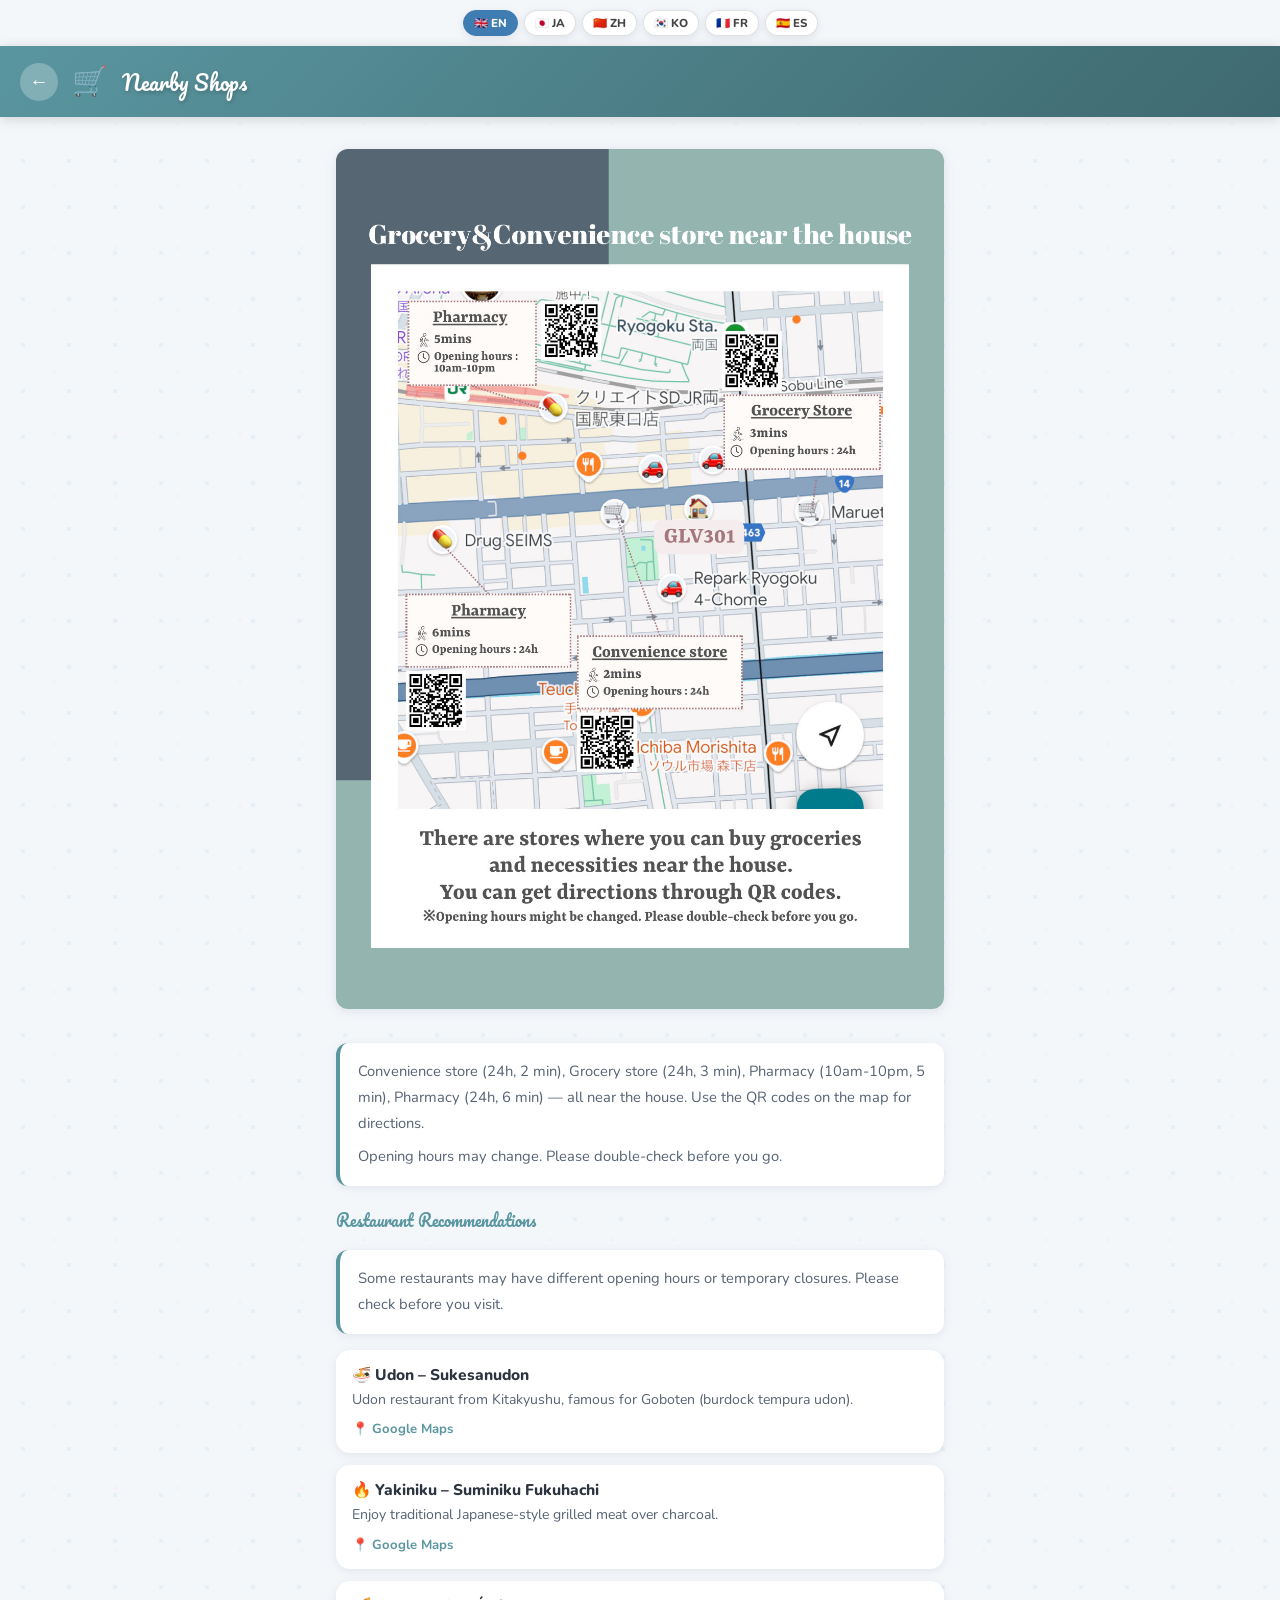
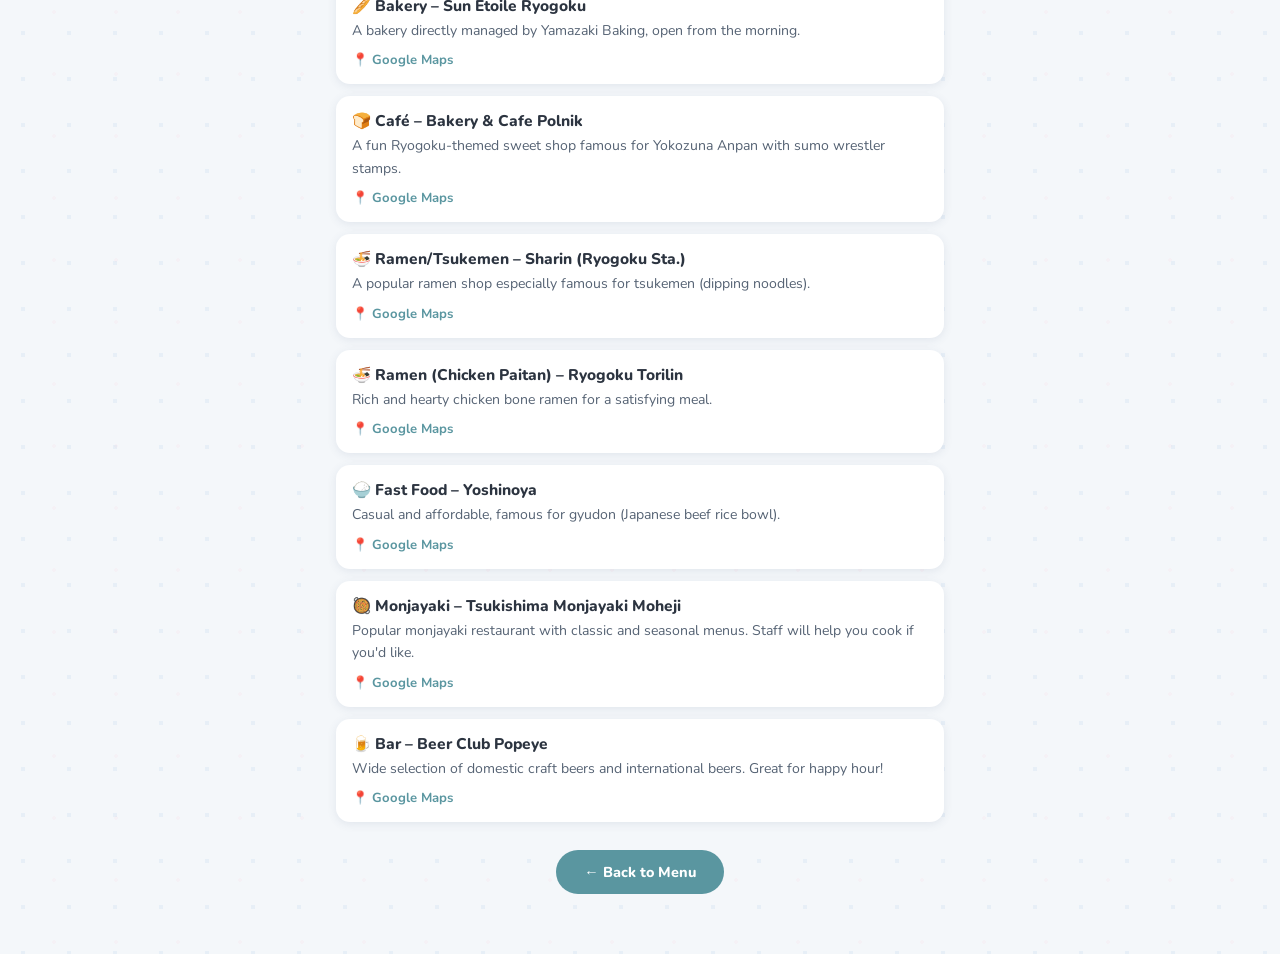
<file: nearby-shops/index.html>
<!DOCTYPE html>
<html lang="en">
<head>
<meta charset="UTF-8">
<meta name="viewport" content="width=device-width, initial-scale=1.0">
<title>Nearby Shops — GLV 301</title>
<link href="https://fonts.googleapis.com/css2?family=Nunito:wght@600;700;800;900&family=Pacifico&display=swap" rel="stylesheet">
<style>
  :root{--accent:#5a96a0;--accent-light:#c0e0e8;--cream:#f4f7fa;--text-dark:#2c3440;--text-mid:#566374;}
  *{box-sizing:border-box;margin:0;padding:0;}
  body{font-family:'Nunito',sans-serif;background:var(--cream);color:var(--text-dark);min-height:100vh;}
  .top-bar{background:linear-gradient(135deg,var(--accent) 0%,color-mix(in srgb,var(--accent) 70%,black) 100%);padding:16px 20px;display:flex;align-items:center;gap:14px;position:sticky;top:0;z-index:10;box-shadow:0 2px 12px rgba(0,0,0,0.15);}
  .back-btn{background:rgba(255,255,255,0.25);border:none;border-radius:50%;width:38px;height:38px;display:flex;align-items:center;justify-content:center;cursor:pointer;font-size:1.2rem;color:#fff;text-decoration:none;flex-shrink:0;transition:background 0.2s;}
  .back-btn:hover{background:rgba(255,255,255,0.4);}
  .top-title{font-family:'Pacifico',cursive;font-size:1.3rem;color:#fff;text-shadow:1px 2px 4px rgba(0,0,0,0.2);flex:1;}
  .top-emoji{font-size:1.8rem;}
  .content{padding:20px 16px 40px;max-width:640px;margin:0 auto;}
  .back-footer{text-align:center;margin-top:28px;padding-bottom:20px;}
  .back-footer a{display:inline-flex;align-items:center;gap:8px;background:var(--accent);color:#fff;text-decoration:none;padding:12px 28px;border-radius:50px;font-weight:800;font-size:0.9rem;transition:opacity 0.2s;}
  .back-footer a:hover{opacity:0.8;}
  .lang-bar{display:flex;justify-content:center;gap:6px;padding:10px 16px;flex-wrap:wrap;background:var(--cream);}
  .lang-btn{border:2px solid var(--accent-light);background:rgba(255,255,255,0.92);border-radius:50px;padding:4px 9px;font-family:'Nunito',sans-serif;font-size:0.72rem;font-weight:800;color:var(--text-mid);cursor:pointer;transition:all 0.2s;box-shadow:0 2px 8px rgba(60,80,120,0.12);}
  .lang-btn.active{background:var(--accent);border-color:var(--accent);color:#fff;}
  .lang-btn:hover:not(.active){border-color:var(--accent);color:var(--accent);}
  .info-card{background:#fff;border-left:4px solid var(--accent);border-radius:12px;padding:16px 18px;margin:16px 0;box-shadow:0 2px 10px rgba(60,80,120,0.10);}
  .info-card p{font-size:0.92rem;line-height:1.75;color:var(--text-mid);margin:0;}
  .info-card p+p{margin-top:8px;}
  .section-title{font-family:'Pacifico',cursive;font-size:1rem;color:var(--accent);margin-bottom:8px;}
  .rest-card{background:#fff;border-radius:14px;padding:14px 16px;margin:12px 0;box-shadow:0 2px 10px rgba(60,80,120,0.10);}
  .rest-card .rest-name{font-weight:800;font-size:0.97rem;color:var(--text-dark);margin-bottom:4px;}
  .rest-card .rest-desc{font-size:0.88rem;color:var(--text-mid);line-height:1.6;margin-bottom:6px;}
  .rest-card a{display:inline-flex;align-items:center;gap:5px;font-size:0.82rem;font-weight:700;color:var(--accent);text-decoration:none;}
  .rest-card a:hover{opacity:0.75;}
  .page-img{width:100%;border-radius:12px;margin:12px 0;box-shadow:0 2px 12px rgba(60,80,120,0.12);}
</style>
  <link rel="stylesheet" href="../assets/cute-pack.css">
  <style id="cute-pack-theme">:root{--cp-chip-a:#dde8f2;--cp-chip-b:#fdf1f7;--cp-hover-shadow:rgba(62,124,177,.18);--cp-dot-1:rgba(140,180,220,.12);}</style>
  <link rel="stylesheet" href="../assets/i18n.css">
</head>
<body>
<div class="lang-bar">
  <button class="lang-btn active" onclick="setLang('en',this)">&#x1F1EC;&#x1F1E7; EN</button>
  <button class="lang-btn" onclick="setLang('ja',this)">&#x1F1EF;&#x1F1F5; JA</button>
  <button class="lang-btn" onclick="setLang('zh',this)">&#x1F1E8;&#x1F1F3; ZH</button>
  <button class="lang-btn" onclick="setLang('ko',this)">&#x1F1F0;&#x1F1F7; KO</button>
  <button class="lang-btn" onclick="setLang('fr',this)">&#x1F1EB;&#x1F1F7; FR</button>
  <button class="lang-btn" onclick="setLang('es',this)">&#x1F1EA;&#x1F1F8; ES</button>
</div>
<div class="top-bar">
  <a href="../" class="back-btn">&#x2190;</a>
  <span class="top-emoji">🛒</span>
  <div class="top-title" data-i18n="pageTitle">Nearby Shops</div>
</div>
<div class="content">
  <img src="[data-uri]" class="page-img" alt="Nearby shops map">
  <div class="info-card">
    <p data-i18n="nb1"></p>
    <p data-i18n="nb2"></p>
  </div>
  <div class="section-title" style="margin-top:20px;" data-i18n="restTitle"></div>
  <div class="info-card"><p data-i18n="restNote"></p></div>
  <div class="rest-card">
    <div class="rest-name" data-i18n="rn0">🍜 Udon – Sukesanudon</div>
    <div class="rest-desc" data-i18n="rd0">Udon restaurant from Kitakyushu, famous for Goboten (burdock tempura udon).</div>
    <a href="https://maps.app.goo.gl/oaxgyetqY6VnxC679" target="_blank">📍 Google Maps</a>
  </div>
  <div class="rest-card">
    <div class="rest-name" data-i18n="rn1">🔥 Yakiniku – Suminiku Fukuhachi</div>
    <div class="rest-desc" data-i18n="rd1">Enjoy traditional Japanese-style grilled meat over charcoal.</div>
    <a href="https://maps.app.goo.gl/pvVDHvL38rTGjX6R9" target="_blank">📍 Google Maps</a>
  </div>
  <div class="rest-card">
    <div class="rest-name" data-i18n="rn2">🥖 Bakery – Sun Étoile Ryogoku</div>
    <div class="rest-desc" data-i18n="rd2">A bakery directly managed by Yamazaki Baking, open from the morning.</div>
    <a href="https://maps.app.goo.gl/FgFSMs4ABtHNseHZ8" target="_blank">📍 Google Maps</a>
  </div>
  <div class="rest-card">
    <div class="rest-name" data-i18n="rn3">🍞 Café – Bakery & Cafe Polnik</div>
    <div class="rest-desc" data-i18n="rd3">A fun Ryogoku-themed sweet shop famous for Yokozuna Anpan with sumo wrestler stamps.</div>
    <a href="https://maps.app.goo.gl/ixvSPBn6vVZx2wQo9" target="_blank">📍 Google Maps</a>
  </div>
  <div class="rest-card">
    <div class="rest-name" data-i18n="rn4">🍜 Ramen/Tsukemen – Sharin (Ryogoku Sta.)</div>
    <div class="rest-desc" data-i18n="rd4">A popular ramen shop especially famous for tsukemen (dipping noodles).</div>
    <a href="https://maps.app.goo.gl/r49JDCwL5Tu9DvXb7" target="_blank">📍 Google Maps</a>
  </div>
  <div class="rest-card">
    <div class="rest-name" data-i18n="rn5">🍜 Ramen (Chicken Paitan) – Ryogoku Torilin</div>
    <div class="rest-desc" data-i18n="rd5">Rich and hearty chicken bone ramen for a satisfying meal.</div>
    <a href="https://maps.app.goo.gl/Mcn1BnbaHSbeFbXz7" target="_blank">📍 Google Maps</a>
  </div>
  <div class="rest-card">
    <div class="rest-name" data-i18n="rn6">🍚 Fast Food – Yoshinoya</div>
    <div class="rest-desc" data-i18n="rd6">Casual and affordable, famous for gyudon (Japanese beef rice bowl).</div>
    <a href="https://maps.app.goo.gl/qXVBrB2FFKUvRDqN9" target="_blank">📍 Google Maps</a>
  </div>
  <div class="rest-card">
    <div class="rest-name" data-i18n="rn7">🥘 Monjayaki – Tsukishima Monjayaki Moheji</div>
    <div class="rest-desc" data-i18n="rd7">Popular monjayaki restaurant with classic and seasonal menus. Staff will help you cook if you'd like.</div>
    <a href="https://maps.app.goo.gl/RgeAWgXChvCdT8yv7" target="_blank">📍 Google Maps</a>
  </div>
  <div class="rest-card">
    <div class="rest-name" data-i18n="rn8">🍺 Bar – Beer Club Popeye</div>
    <div class="rest-desc" data-i18n="rd8">Wide selection of domestic craft beers and international beers. Great for happy hour!</div>
    <a href="https://maps.app.goo.gl/m4pKFL4oWC4uxTiEA" target="_blank">📍 Google Maps</a>
  </div>

  <div class="back-footer">
    <a href="../" data-i18n="backToMenu">&#x2190; Back to Menu</a>
  </div>
</div>
<script>
const S={
  en:{
    pageTitle:"Nearby Shops",
    backToMenu:"← Back to Menu",
    nb1:"Convenience store (24h, 2 min), Grocery store (24h, 3 min), Pharmacy (10am-10pm, 5 min), Pharmacy (24h, 6 min) — all near the house. Use the QR codes on the map for directions.",
    nb2:"Opening hours may change. Please double-check before you go.",
    restTitle:"Restaurant Recommendations",
    restNote:"Some restaurants may have different opening hours or temporary closures. Please check before you visit.",
    rn0:"🍜 Udon – Sukesanudon",
    rd0:"Udon restaurant from Kitakyushu, famous for Goboten (burdock tempura udon).",
    rn1:"🔥 Yakiniku – Suminiku Fukuhachi",
    rd1:"Enjoy traditional Japanese-style grilled meat over charcoal.",
    rn2:"🥖 Bakery – Sun Étoile Ryogoku",
    rd2:"A bakery directly managed by Yamazaki Baking, open from the morning.",
    rn3:"🍞 Café – Bakery & Cafe Polnik",
    rd3:"A fun Ryogoku-themed sweet shop famous for Yokozuna Anpan with sumo wrestler stamps.",
    rn4:"🍜 Ramen/Tsukemen – Sharin (Ryogoku Sta.)",
    rd4:"A popular ramen shop especially famous for tsukemen (dipping noodles).",
    rn5:"🍜 Ramen (Chicken Paitan) – Ryogoku Torilin",
    rd5:"Rich and hearty chicken bone ramen for a satisfying meal.",
    rn6:"🍚 Fast Food – Yoshinoya",
    rd6:"Casual and affordable, famous for gyudon (Japanese beef rice bowl).",
    rn7:"🥘 Monjayaki – Tsukishima Monjayaki Moheji",
    rd7:"Popular monjayaki restaurant with classic and seasonal menus. Staff will help you cook if you'd like.",
    rn8:"🍺 Bar – Beer Club Popeye",
    rd8:"Wide selection of domestic craft beers and international beers. Great for happy hour!"
  },
  ja:{
    pageTitle:"近くのコンビニ・スーパー",
    backToMenu:"← メニューに戻る",
    nb1:"コンビニエンスストア（2分・24h）、スーパー（3分・24h）、薬局（5分・10時～22時）、薬局（6分・24h）が近くにあります。地図のQRコードで経路をご確認いただけます。",
    nb2:"営業時間は変更になる場合があります。お出かけ前にご確認ください。",
    restTitle:"おすすめレストラン",
    restNote:"営業時間が異なるお店や臨時休業中のお店もありますので、お出かけ前にご確認ください。",
    rn0:"🍜 日本のうどん – すけさんうどん",
    rd0:"北九州発祥のうどん屋で、ゴボテンが有名です。",
    rn1:"🔥 焼肉（和風バーベキュー）– 炭火焼肉福八",
    rd1:"伝統的な和風焼肉（焼肉）を炭火でお楽しみください。",
    rn2:"🥖 パン屋 – Sun Étoile 両国",
    rd2:"山崎ベーキングが直接経営するベーカリーで、朝から営業しています。",
    rn3:"🍞 カフェ – Bakery & Cafe Polnik",
    rd3:"相撲力士のスタンプが入った横綱あんパンで有名な、楽しい両国テーマのお菓子屋さんです。",
    rn4:"🍜 ラーメン／つけ麺 – 両国駅「シャリン」",
    rd4:"特につけ麺で有名な人気のラーメン店。",
    rn5:"🍜 ラーメン（チキンぱいたん）– 両国鳥林",
    rd5:"濃厚でボリュームのある鶏骨ラーメンで、満足のいく食事が楽しめます。",
    rn6:"🍚 ファーストフード – 吉野家",
    rd6:"手軽でカジュアルなお店。和風牛丼（ぎゅうどん）で有名です。",
    rn7:"🥘 もんじゃ焼き – 築島もんじゃもへじ両国",
    rd7:"定番メニューと季節のメニューを提供する人気のもんじゃ焼き店。ご希望があれば、スタッフが料理をお手伝いします。",
    rn8:"🍺 バー – ビールクラブ・ポパイ",
    rd8:"国内のクラフトビールや海外のビールを各種取り揃えています。ハッピーアワーにおすすめです。"
  },
  zh:{
    pageTitle:"附近商店",
    backToMenu:"← 返回菜单",
    nb1:"附近有便利店（2分钟。4小时）、超市（3分钟。4小时）、药局（5分钟，10:00-22:00）、药局（6分钟。4小时）。可通过地图二维码获取导航。",
    nb2:"营业时间可能不同，请出门前事先确认。",
    restTitle:"餐厅推荐",
    restNote:"部分餐厅营业时间不同或有临时休业，光临前请确认。",
    rn0:"🍜 日式乌冬面 – 助三乌冬",
    rd0:"发源于北九州的乌冬面馆，以牛蒡天妇罗乌冬（ゴボテン）闻名。",
    rn1:"🔥 烤肉（日式烧烤）– 炭火烤肉福八",
    rd1:"用炭火享受传统日式烤肉（焼肉）。",
    rn2:"🥖 面包店 – Sun Étoile 两国",
    rd2:"山崎制面包直营面包店，早上就开始营业。",
    rn3:"🍞 咖啡馆 – Bakery & Cafe Polnik",
    rd3:"以印有相扑力士图案的横纲红豆面包闻名的两国主题糕点店。",
    rn4:"🍜 拉面/蘸面 – 两国站「沙林」",
    rd4:"以蘸面（つけ麺）尤为著名的人气拉面店。",
    rn5:"🍜 拉面（鸡白汤）– 两国鸟林",
    rd5:"浓郁丰盛的鸡骨拉面，让您大饱口福。",
    rn6:"🍚 快餐 – 吉野家",
    rd6:"便捷休闲的餐厅，以日式牛肉盖饭（牛丼）闻名。",
    rn7:"🥘 文字烧 – 筑岛文字烧もへじ两国",
    rd7:"提供经典菜单和季节菜单的人气文字烧餐厅。如有需要，工作人员会帮助您烹饪。",
    rn8:"🍺 酒吧 – 啤酒俱乐部波派",
    rd8:"提供各种国内精酿啤酒和进口啤酒，非常适合欢乐时光！"
  },
  ko:{
    pageTitle:"근체 상점",
    backToMenu:"← 메뉴로 돌아가기",
    nb1:"근처에 편의점（2분。4시간）, 슈퍼에서（3분。4시간）, 약국（5분·10시-22시）, 약국（6분。4시간）이 있습니다. 지도의 QR 코드로 위치를 확인하세요.",
    nb2:"영업시간이 변경될 수 있으니 방문 전 확인하세요.",
    restTitle:"맛집 추천",
    restNote:"이중 시간이 다르거나 임시휴업 중인 곳도 있으니 방문 전 확인하세요.",
    rn0:"🍜 일본 우동 – 스케상 우동",
    rd0:"기타큐슈 발상의 우동 가게로, 고보텐이 유명합니다.",
    rn1:"🔥 야키니쿠 – 탄불야키니쿠 후쿠하치",
    rd1:"전통 일본식 야키니쿠를 숯불로 즐겨보세요.",
    rn2:"🥖 빵집 – Sun Étoile 료고쿠",
    rd2:"야마자키 베이킹이 직영하는 베이커리로, 아침부터 영업합니다.",
    rn3:"🍞 카페 – Bakery & Cafe Polnik",
    rd3:"스모 선수 도장이 찍힌 요코즈나 앙팡으로 유명한 료고쿠 테마 과자 가게.",
    rn4:"🍜 라멘/츠케멘 – 료고쿠역 「샤린」",
    rd4:"특히 츠케멘으로 유명한 인기 라멘 가게.",
    rn5:"🍜 라멘(치킨 파이탄) – 료고쿠 토리린",
    rd5:"진하고 든든한 닭뼈 라멘으로 만족스러운 식사를 즐기실 수 있습니다.",
    rn6:"🍚 패스트푸드 – 요시노야",
    rd6:"간편하고 캐주얼한 가게. 일본식 규동(소고기 덮밥)으로 유명합니다.",
    rn7:"🥘 몬자야키 – 쓰키지마 몬자야키 모헤지 료고쿠",
    rd7:"정番 메뉴와 계절 메뉴를 제공하는 인기 몬자야키 가게. 원하시면 직원이 도와드립니다.",
    rn8:"🍺 바 – 비어 클럽 포파이",
    rd8:"국내 크래프트 맥주와 해외 맥주를 다양하게 갖추고 있습니다. 해피아워에 추천합니다!"
  },
  fr:{
    pageTitle:"Commerces à proximité",
    backToMenu:"← Retour au menu",
    nb1:"Supérette (24h, 2 min), supermarché (24h, 3 min), pharmacie (10h-22h, 5 min), pharmacie (24h, 6 min) à proximité. Utilisez les QR codes de la carte pour les itinéraires.",
    nb2:"Les horaires peuvent changer. Veuillez vérifier avant de vous déplacer.",
    restTitle:"Restaurants recommandés",
    restNote:"Certains restaurants peuvent avoir des horaires différents ou être temporairement fermés. Vérifiez avant de vous y rendre.",
    rn0:"🍜 Udon japonais – Sukesanudon",
    rd0:"Restaurant d'udon originaire de Kitakyushu, célèbre pour le Goboten (tempura de bardane).",
    rn1:"🔥 Yakiniku – Suminiku Fukuhachi",
    rd1:"Profitez du barbecue japonais traditionnel sur charbon de bois.",
    rn2:"🥖 Boulangerie – Sun Étoile Ryogoku",
    rd2:"Boulangerie gérée par Yamazaki Baking, ouverte dès le matin.",
    rn3:"🍞 Café – Bakery & Cafe Polnik",
    rd3:"Pâtisserie thème Ryogoku célèbre pour le Yokozuna Anpan aux tampons de lutteurs de sumo.",
    rn4:"🍜 Ramen/Tsukemen – Sharin (gare Ryogoku)",
    rd4:"Un ramen populaire particulièrement célèbre pour le tsukemen.",
    rn5:"🍜 Ramen (Chicken Paitan) – Ryogoku Torilin",
    rd5:"Un ramen de poulet riche et consistant pour un repas satisfaisant.",
    rn6:"🍚 Fast Food – Yoshinoya",
    rd6:"Restauration décontractée et abordable, célèbre pour le gyudon (bol de bœuf).",
    rn7:"🥘 Monjayaki – Tsukishima Monjayaki Moheji",
    rd7:"Restaurant monjayaki populaire avec menus classiques et saisonniers. Le personnel vous aide à cuisiner si besoin.",
    rn8:"🍺 Bar – Beer Club Popeye",
    rd8:"Large sélection de bières artisanales nationales et internationales. Idéal pour l'happy hour !"
  },
  es:{
    pageTitle:"Tiendas cercanas",
    backToMenu:"← Volver al menú",
    nb1:"Tienda de conveniencia (24h, 2 min), supermercado (24h, 3 min), farmacia (10h-22h, 5 min), farmacia (24h, 6 min) cerca de la casa. Use los códigos QR del mapa para llegar.",
    nb2:"Los horarios pueden cambiar. Por favor, compruébelo antes de salir.",
    restTitle:"Restaurantes recomendados",
    restNote:"Algunos restaurantes pueden tener horarios distintos o estar temporalmente cerrados. Verifique antes de ir.",
    rn0:"🍜 Udon japonés – Sukesanudon",
    rd0:"Restaurante de udon originario de Kitakyushu, famoso por el Goboten (tempura de bardana).",
    rn1:"🔥 Yakiniku – Suminiku Fukuhachi",
    rd1:"Disfrute del asado japonés tradicional a la brasa.",
    rn2:"🥖 Panadería – Sun Étoile Ryogoku",
    rd2:"Panadería gestionada por Yamazaki Baking, abierta desde la mañana.",
    rn3:"🍞 Café – Bakery & Cafe Polnik",
    rd3:"Dulcería temática de Ryogoku famosa por el Yokozuna Anpan con sellos de luchadores de sumo.",
    rn4:"🍜 Ramen/Tsukemen – Sharin (est. Ryogoku)",
    rd4:"Popular restaurante de ramen especialmente famoso por el tsukemen.",
    rn5:"🍜 Ramen (Chicken Paitan) – Ryogoku Torilin",
    rd5:"Un rico y abundante ramen de hueso de pollo para una comida satisfactoria.",
    rn6:"🍚 Comida rápida – Yoshinoya",
    rd6:"Casual y asequible, famoso por el gyudon (cuenco de ternera japonés).",
    rn7:"🥘 Monjayaki – Tsukishima Monjayaki Moheji",
    rd7:"Popular restaurante monjayaki con menús clásicos y de temporada. El personal le ayudará a cocinar si lo desea.",
    rn8:"🍺 Bar – Beer Club Popeye",
    rd8:"Amplia selección de cervezas artesanales nacionales e internacionales. ¡Ideal para el happy hour!"
  }
};
function setLang(l,btn){document.querySelectorAll('.lang-btn').forEach(b=>b.classList.remove('active'));btn.classList.add('active');const t=S[l];if(!t)return;document.querySelectorAll('[data-i18n]:not([data-i18n="pageTitle"])').forEach(el=>{const k=el.getAttribute('data-i18n');if(k in t)el.textContent=t[k];});}
setLang('en',document.querySelector('.lang-btn.active'));
</script>
  <script src="../assets/cute-pack.js" defer></script>
  <script src="../assets/i18n.js" defer></script>
</body>
</html>
</file>
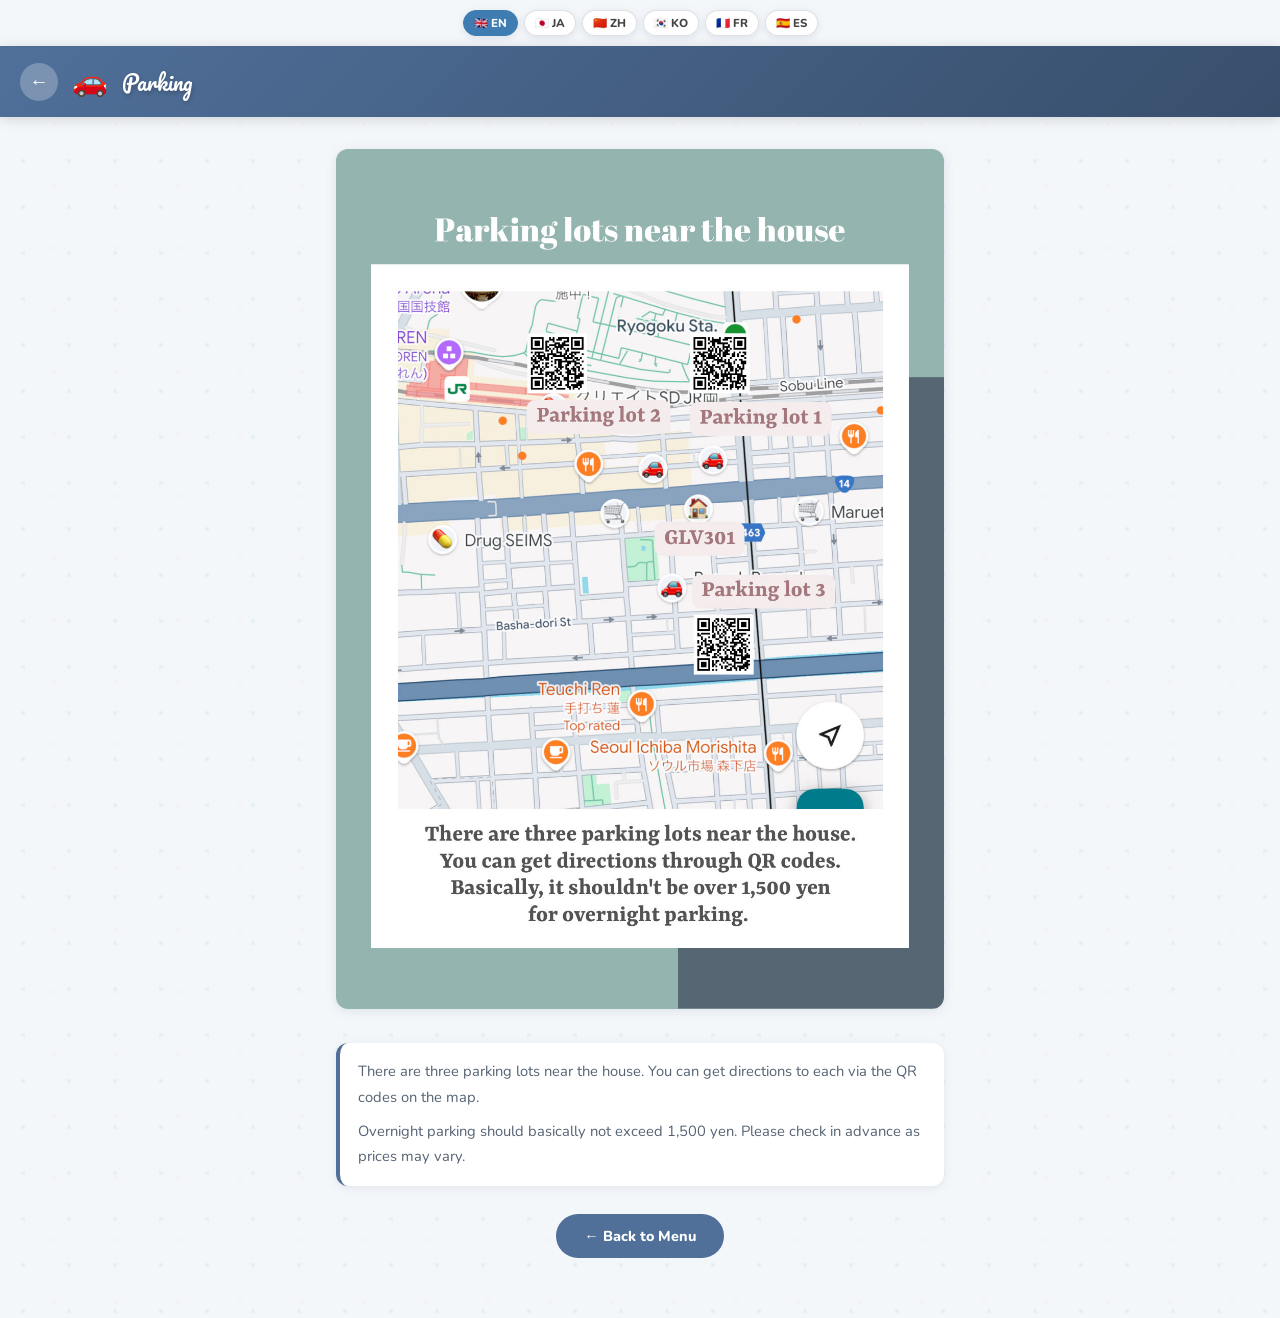
<file: parking/index.html>
<!DOCTYPE html>
<html lang="en">
<head>
<meta charset="UTF-8">
<meta name="viewport" content="width=device-width, initial-scale=1.0">
<title>Parking — GLV 301</title>
<link href="https://fonts.googleapis.com/css2?family=Nunito:wght@600;700;800;900&family=Pacifico&display=swap" rel="stylesheet">
<style>
  :root{--accent:#50709a;--accent-light:#c0ccd8;--cream:#f4f7fa;--text-dark:#2c3440;--text-mid:#566374;}
  *{box-sizing:border-box;margin:0;padding:0;}
  body{font-family:'Nunito',sans-serif;background:var(--cream);color:var(--text-dark);min-height:100vh;}
  .top-bar{background:linear-gradient(135deg,var(--accent) 0%,color-mix(in srgb,var(--accent) 70%,black) 100%);padding:16px 20px;display:flex;align-items:center;gap:14px;position:sticky;top:0;z-index:10;box-shadow:0 2px 12px rgba(0,0,0,0.15);}
  .back-btn{background:rgba(255,255,255,0.25);border:none;border-radius:50%;width:38px;height:38px;display:flex;align-items:center;justify-content:center;cursor:pointer;font-size:1.2rem;color:#fff;text-decoration:none;flex-shrink:0;transition:background 0.2s;}
  .back-btn:hover{background:rgba(255,255,255,0.4);}
  .top-title{font-family:'Pacifico',cursive;font-size:1.3rem;color:#fff;text-shadow:1px 2px 4px rgba(0,0,0,0.2);flex:1;}
  .top-emoji{font-size:1.8rem;}
  .content{padding:20px 16px 40px;max-width:640px;margin:0 auto;}
  .back-footer{text-align:center;margin-top:28px;padding-bottom:20px;}
  .back-footer a{display:inline-flex;align-items:center;gap:8px;background:var(--accent);color:#fff;text-decoration:none;padding:12px 28px;border-radius:50px;font-weight:800;font-size:0.9rem;transition:opacity 0.2s;}
  .back-footer a:hover{opacity:0.8;}
  .lang-bar{display:flex;justify-content:center;gap:6px;padding:10px 16px;flex-wrap:wrap;background:var(--cream);}
  .lang-btn{border:2px solid var(--accent-light);background:rgba(255,255,255,0.92);border-radius:50px;padding:4px 9px;font-family:'Nunito',sans-serif;font-size:0.72rem;font-weight:800;color:var(--text-mid);cursor:pointer;transition:all 0.2s;box-shadow:0 2px 8px rgba(60,80,120,0.12);}
  .lang-btn.active{background:var(--accent);border-color:var(--accent);color:#fff;}
  .lang-btn:hover:not(.active){border-color:var(--accent);color:var(--accent);}
  .info-card{background:#fff;border-left:4px solid var(--accent);border-radius:12px;padding:16px 18px;margin:16px 0;box-shadow:0 2px 10px rgba(60,80,120,0.10);}
  .info-card p{font-size:0.92rem;line-height:1.75;color:var(--text-mid);margin:0;}
  .info-card p+p{margin-top:8px;}
  .section-title{font-family:'Pacifico',cursive;font-size:1rem;color:var(--accent);margin-bottom:8px;}
  .rest-card{background:#fff;border-radius:14px;padding:14px 16px;margin:12px 0;box-shadow:0 2px 10px rgba(60,80,120,0.10);}
  .rest-card .rest-name{font-weight:800;font-size:0.97rem;color:var(--text-dark);margin-bottom:4px;}
  .rest-card .rest-desc{font-size:0.88rem;color:var(--text-mid);line-height:1.6;margin-bottom:6px;}
  .rest-card a{display:inline-flex;align-items:center;gap:5px;font-size:0.82rem;font-weight:700;color:var(--accent);text-decoration:none;}
  .rest-card a:hover{opacity:0.75;}
  .page-img{width:100%;border-radius:12px;margin:12px 0;box-shadow:0 2px 12px rgba(60,80,120,0.12);}
</style>
  <link rel="stylesheet" href="../assets/cute-pack.css">
  <style id="cute-pack-theme">:root{--cp-chip-a:#dde8f2;--cp-chip-b:#fdf1f7;--cp-hover-shadow:rgba(62,124,177,.18);--cp-dot-1:rgba(140,180,220,.12);}</style>
  <link rel="stylesheet" href="../assets/i18n.css">
</head>
<body>
<div class="lang-bar">
  <button class="lang-btn active" onclick="setLang('en',this)">&#x1F1EC;&#x1F1E7; EN</button>
  <button class="lang-btn" onclick="setLang('ja',this)">&#x1F1EF;&#x1F1F5; JA</button>
  <button class="lang-btn" onclick="setLang('zh',this)">&#x1F1E8;&#x1F1F3; ZH</button>
  <button class="lang-btn" onclick="setLang('ko',this)">&#x1F1F0;&#x1F1F7; KO</button>
  <button class="lang-btn" onclick="setLang('fr',this)">&#x1F1EB;&#x1F1F7; FR</button>
  <button class="lang-btn" onclick="setLang('es',this)">&#x1F1EA;&#x1F1F8; ES</button>
</div>
<div class="top-bar">
  <a href="../" class="back-btn">&#x2190;</a>
  <span class="top-emoji">🚗</span>
  <div class="top-title" data-i18n="pageTitle">Parking</div>
</div>
<div class="content">
  <img src="[data-uri]" class="page-img" alt="Parking lots map">
  <div class="info-card">
    <p data-i18n="pk1"></p>
    <p data-i18n="pk2"></p>
  </div>
  <div class="back-footer">
    <a href="../" data-i18n="backToMenu">&#x2190; Back to Menu</a>
  </div>
</div>
<script>
const S={
  en:{pageTitle:"Parking",backToMenu:"← Back to Menu",
    pk1:"There are three parking lots near the house. You can get directions to each via the QR codes on the map.",
    pk2:"Overnight parking should basically not exceed 1,500 yen. Please check in advance as prices may vary."},
  ja:{pageTitle:"骐車場",backToMenu:"← メニューに戻る",
    pk1:"近くに驐車場が3か所あります。地図上のQRコードから各驐車場への経路を確認できます。",
    pk2:"沖泡驐車は基本的に1,500円以内で利用できます。料金は変動する場合があるため、事前にご確認ください。"},
  zh:{pageTitle:"停车场",backToMenu:"← 返回菜单",
    pk1:"附近有三个停车场。可通过地图上的二维码获取导航。",
    pk2:"通宵停车基本不超过1,500日圆。价格可能有变，请提前确认。"},
  ko:{pageTitle:"주차장",backToMenu:"← 메뉴로 돌아가기",
    pk1:"근처에 주차장이 3곣 있습니다. 지도의 QR 코드로 각 주차장까지의 길 안내를 확인하세요.",
    pk2:"야간 주차는 기본적으로 1,500엔 이내입니다. 요금이 변동될 수 있으니 사전에 확인하세요."},
  fr:{pageTitle:"Parking",backToMenu:"← Retour au menu",
    pk1:"Il y a trois parkings à proximité. Vous pouvez obtenir les itinéraires vers chacun via les QR codes sur la carte.",
    pk2:"Le stationnement de nuit ne dépasse généralement pas 1 500 yens. Les prix pouvant varier, veuillez vérifier à l’avance."},
  es:{pageTitle:"Aparcamiento",backToMenu:"← Volver al menú",
    pk1:"Hay tres aparcamientos cerca. Puede obtener indicaciones para cada uno a través de los códigos QR del mapa.",
    pk2:"El estacionamiento nocturno básicamente no supera 1.500 yenes. Los precios pueden variar, así que consúlte de antemano."}
};
function setLang(l,btn){document.querySelectorAll('.lang-btn').forEach(b=>b.classList.remove('active'));btn.classList.add('active');const t=S[l];if(!t)return;document.querySelectorAll('[data-i18n]:not([data-i18n="pageTitle"])').forEach(el=>{const k=el.getAttribute('data-i18n');if(k in t)el.textContent=t[k];});}
setLang('en',document.querySelector('.lang-btn.active'));
</script>
  <script src="../assets/cute-pack.js" defer></script>
  <script src="../assets/i18n.js" defer></script>
</body>
</html>
</file>
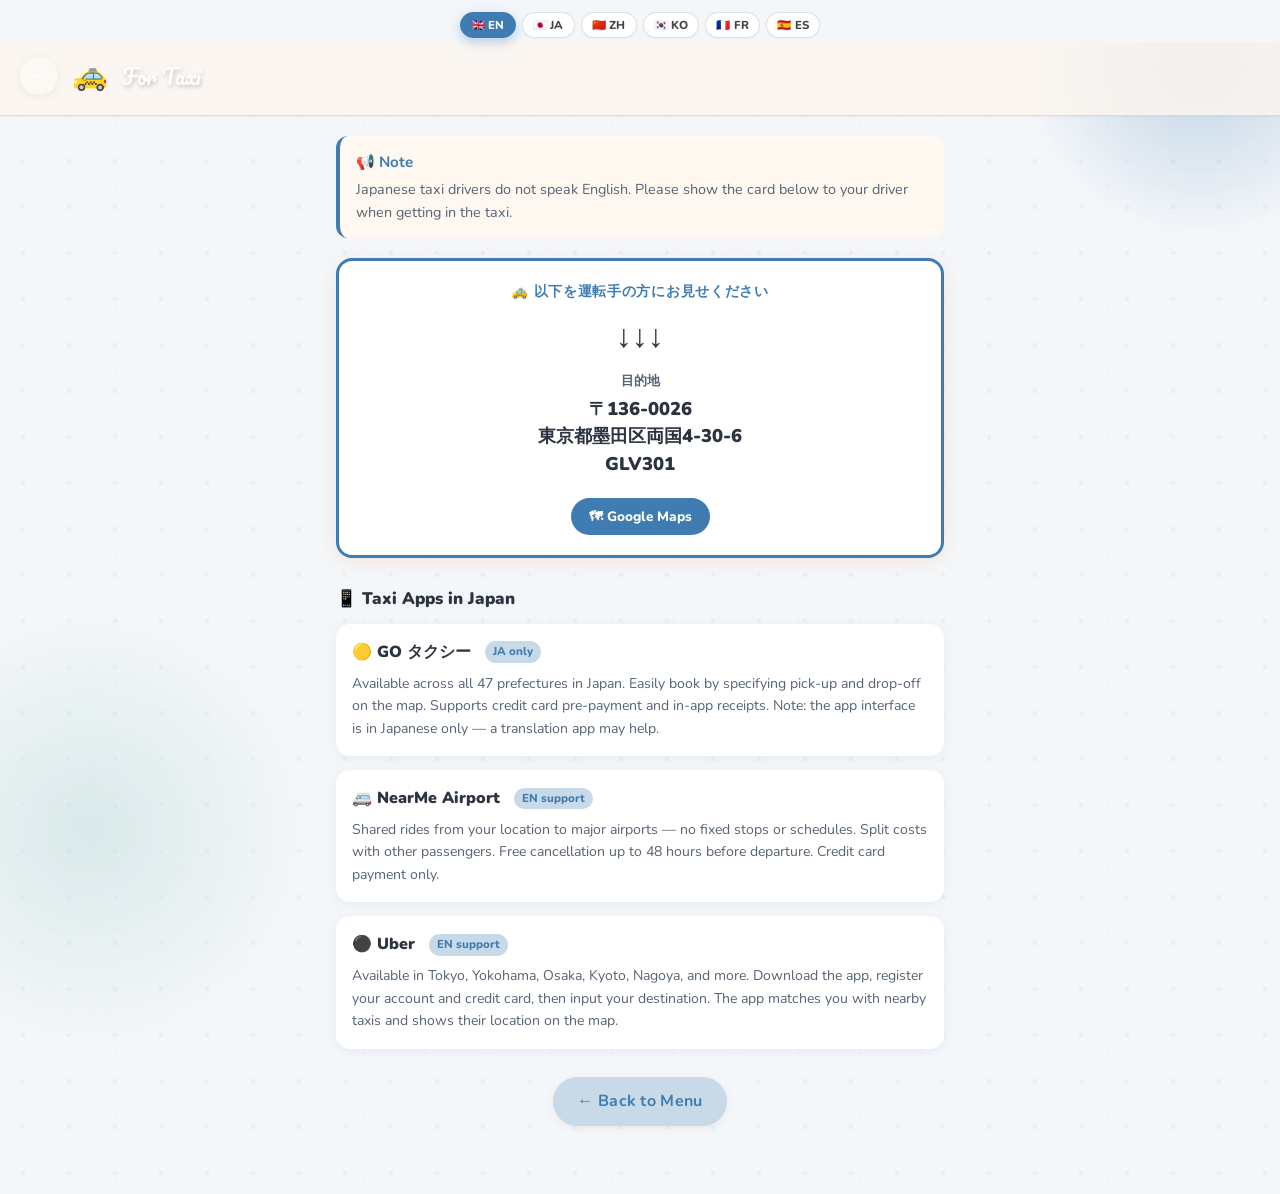
<file: taxi/index.html>
<!DOCTYPE html>
<html lang="en">
<head>
<meta charset="UTF-8">
<meta name="viewport" content="width=device-width, initial-scale=1.0">
<title>For Taxi — GLV 301</title>
<link href="https://fonts.googleapis.com/css2?family=Nunito:wght@600;700;800;900&family=Pacifico&display=swap" rel="stylesheet">
<style>
  :root {
    --accent: #3e7cb1;
    --accent-light: #c8d9e8;
    --cream: #f4f7fa;
    --text-dark: #2c3440;
    --text-mid: #566374;
  }
  * { box-sizing: border-box; margin: 0; padding: 0; }
  body { font-family: 'Nunito', sans-serif; background: var(--cream); color: var(--text-dark); min-height: 100vh; }
  .top-bar {
    background: linear-gradient(135deg, var(--accent) 0%, color-mix(in srgb, var(--accent) 70%, black) 100%);
    padding: 16px 20px;
    display: flex;
    align-items: center;
    gap: 14px;
    position: sticky;
    top: 0;
    z-index: 10;
    box-shadow: 0 2px 12px rgba(0,0,0,0.15);
  }
  .back-btn {
    background: rgba(255,255,255,0.25);
    border: none;
    border-radius: 50%;
    width: 38px; height: 38px;
    display: flex; align-items: center; justify-content: center;
    cursor: pointer;
    font-size: 1.2rem;
    color: #fff;
    text-decoration: none;
    flex-shrink: 0;
    transition: background 0.2s;
  }
  .back-btn:hover { background: rgba(255,255,255,0.4); }
  .top-title {
    font-family: 'Pacifico', cursive;
    font-size: 1.3rem;
    color: #fff;
    text-shadow: 1px 2px 4px rgba(0,0,0,0.2);
    flex: 1;
  }
  .top-emoji { font-size: 1.8rem; }
  .content { padding: 20px 16px 40px; max-width: 640px; margin: 0 auto; }
  .back-footer {
    text-align: center;
    margin-top: 28px;
    padding-bottom: 20px;
  }
  .back-footer a {
    display: inline-flex;
    align-items: center;
    gap: 8px;
    color: var(--accent);
    font-weight: 700;
    font-size: 1rem;
    text-decoration: none;
    background: var(--accent-light);
    padding: 12px 24px;
    border-radius: 50px;
    transition: opacity 0.2s;
  }
  .back-footer a:hover { opacity: 0.8; }

  /* lang-bar */
  .lang-bar {
    display: flex;
    justify-content: center;
    gap: 6px;
    padding: 10px 16px;
    flex-wrap: wrap;
    background: var(--cream);
  }
  .lang-btn {
    border: 2px solid var(--accent-light);
    background: rgba(255,255,255,0.92);
    backdrop-filter: blur(6px);
    border-radius: 50px;
    padding: 4px 9px;
    font-family: 'Nunito', sans-serif;
    font-size: 0.72rem;
    font-weight: 800;
    color: var(--text-mid);
    cursor: pointer;
    transition: all 0.2s;
    box-shadow: 0 2px 8px rgba(60,80,120,0.12);
  }
  .lang-btn.active {
    background: var(--accent);
    border-color: var(--accent);
    color: #fff;
  }
  .lang-btn:hover:not(.active) {
    border-color: var(--accent);
    color: var(--accent);
  }

  /* note box */
  .note-box {
    background: #fff8f0;
    border-left: 4px solid var(--accent);
    border-radius: 12px;
    padding: 14px 16px;
    margin-bottom: 20px;
    font-size: 0.9rem;
    line-height: 1.6;
    color: var(--text-mid);
  }
  .note-box strong {
    color: var(--accent);
    display: block;
    margin-bottom: 4px;
    font-size: 0.95rem;
  }

  /* driver card */
  .driver-card {
    background: #fff;
    border: 3px solid var(--accent);
    border-radius: 16px;
    padding: 20px;
    margin-bottom: 24px;
    text-align: center;
    box-shadow: 0 4px 20px rgba(240,130,74,0.15);
  }
  .driver-card .driver-label {
    font-size: 0.85rem;
    font-weight: 800;
    color: var(--accent);
    text-transform: uppercase;
    letter-spacing: 0.05em;
    margin-bottom: 10px;
  }
  .driver-card .arrow-down {
    font-size: 2rem;
    display: block;
    margin-bottom: 10px;
  }
  .driver-card .destination {
    font-size: 1.15rem;
    font-weight: 900;
    color: var(--text-dark);
    line-height: 1.5;
    margin-bottom: 8px;
  }
  .driver-card .destination .address-label {
    font-size: 0.8rem;
    font-weight: 700;
    color: var(--text-mid);
    display: block;
    margin-bottom: 4px;
  }
  .driver-card .map-link {
    display: inline-flex;
    align-items: center;
    gap: 6px;
    margin-top: 12px;
    background: var(--accent);
    color: #fff;
    text-decoration: none;
    padding: 8px 18px;
    border-radius: 50px;
    font-size: 0.85rem;
    font-weight: 800;
    transition: opacity 0.2s;
  }
  .driver-card .map-link:hover { opacity: 0.85; }

  /* section heading */
  .section-heading {
    font-size: 1.05rem;
    font-weight: 900;
    color: var(--text-dark);
    margin: 28px 0 12px;
    display: flex;
    align-items: center;
    gap: 8px;
  }

  /* app card */
  .app-card {
    background: #fff;
    border-radius: 14px;
    padding: 16px;
    margin-bottom: 14px;
    box-shadow: 0 2px 12px rgba(60,80,120,0.08);
  }
  .app-card .app-name {
    font-size: 1rem;
    font-weight: 900;
    color: var(--text-dark);
    margin-bottom: 8px;
    display: flex;
    align-items: center;
    gap: 8px;
  }
  .app-card .app-body {
    font-size: 0.88rem;
    line-height: 1.6;
    color: var(--text-mid);
  }
  .app-card .app-tag {
    display: inline-block;
    background: var(--accent-light);
    color: var(--accent);
    font-size: 0.72rem;
    font-weight: 800;
    border-radius: 50px;
    padding: 2px 8px;
    margin-left: 6px;
  }
</style>
  <link rel="stylesheet" href="../assets/style-sub.css">
  <link rel="stylesheet" href="../assets/cute-pack.css">
  <style id="cute-pack-theme">:root{--cp-chip-a:#dde8f2;--cp-chip-b:#fdf1f7;--cp-hover-shadow:rgba(62,124,177,.18);--cp-dot-1:rgba(140,180,220,.12);}</style>
  <link rel="stylesheet" href="../assets/i18n.css">
</head>
<body>
<div class="lang-bar">
  <button class="lang-btn active" onclick="setLang('en', this)">🇬🇧 EN</button>
  <button class="lang-btn" onclick="setLang('ja', this)">🇯🇵 JA</button>
  <button class="lang-btn" onclick="setLang('zh', this)">🇨🇳 ZH</button>
  <button class="lang-btn" onclick="setLang('ko', this)">🇰🇷 KO</button>
  <button class="lang-btn" onclick="setLang('fr', this)">🇫🇷 FR</button>
  <button class="lang-btn" onclick="setLang('es', this)">🇪🇸 ES</button>
</div>
<div class="top-bar">
  <a href="../" class="back-btn">←</a>
  <span class="top-emoji">🚕</span>
  <div class="top-title" data-i18n="pageTitle">For Taxi</div>
</div>

<div class="content">

  <!-- Note to guest -->
  <div class="note-box">
    <strong data-i18n="noteTitle">📢 Note</strong>
    <span data-i18n="noteBody">Japanese taxi drivers do not speak English. Please show the card below to your driver when getting in the taxi.</span>
  </div>

  <!-- Driver card (日本語固定 — 運転手に見せる用) -->
  <div class="driver-card">
    <div class="driver-label">🚕 以下を運転手の方にお見せください</div>
    <span class="arrow-down">↓↓↓</span>
    <div class="destination">
      <span class="address-label">目的地</span>
      〒136-0026<br>
      東京都墨田区両国4-30-6<br>
      GLV301
    </div>
    <a class="map-link" href="https://maps.google.com/?q=東京都墨田区両国4-30-6+GLV301" target="_blank">
      🗺 Google Maps
    </a>
  </div>

  <!-- Taxi apps -->
  <div class="section-heading" data-i18n="appsTitle">📱 Taxi Apps in Japan</div>

  <div class="app-card">
    <div class="app-name">🟡 GO タクシー <span class="app-tag" data-i18n="jaOnly">JA only</span></div>
    <div class="app-body" data-i18n="goBody">Available across all 47 prefectures in Japan. Easily book by specifying pick-up and drop-off on the map. Supports credit card pre-payment and in-app receipts. Note: the app interface is in Japanese only — a translation app may help.</div>
  </div>

  <div class="app-card">
    <div class="app-name">🚐 NearMe Airport <span class="app-tag" data-i18n="enSupport">EN support</span></div>
    <div class="app-body" data-i18n="nearmeBody">Shared rides from your location to major airports — no fixed stops or schedules. Split costs with other passengers. Free cancellation up to 48 hours before departure. Credit card payment only.</div>
  </div>

  <div class="app-card">
    <div class="app-name">⚫ Uber <span class="app-tag" data-i18n="enSupport2">EN support</span></div>
    <div class="app-body" data-i18n="uberBody">Available in Tokyo, Yokohama, Osaka, Kyoto, Nagoya, and more. Download the app, register your account and credit card, then input your destination. The app matches you with nearby taxis and shows their location on the map.</div>
  </div>

  <div class="back-footer">
    <a href="../" data-i18n="backToMenu">← Back to Menu</a>
  </div>
</div>

<script>
const STRINGS = {
  en: {
    pageTitle: 'For Taxi',
    noteTitle: '📢 Note',
    noteBody: 'Japanese taxi drivers do not speak English. Please show the card below to your driver when getting in the taxi.',
    appsTitle: '📱 Taxi Apps in Japan',
    goBody: 'Available across all 47 prefectures in Japan. Easily book by specifying pick-up and drop-off on the map. Supports credit card pre-payment and in-app receipts. Note: the app interface is in Japanese only — a translation app may help.',
    nearmeBody: 'Shared rides from your location to major airports — no fixed stops or schedules. Split costs with other passengers. Free cancellation up to 48 hours before departure. Credit card payment only.',
    uberBody: 'Available in Tokyo, Yokohama, Osaka, Kyoto, Nagoya, and more. Download the app, register your account and credit card, then input your destination. The app matches you with nearby taxis and shows their location on the map.',
    jaOnly: 'JA only',
    enSupport: 'EN support',
    enSupport2: 'EN support',
    backToMenu: '← Back to Menu',
  },
  ja: {
    pageTitle: 'タクシー利用案内',
    noteTitle: '📢 ご案内',
    noteBody: '日本のタクシー運転手は英語を話しません。乗車時に以下のカードを運転手にお見せください。',
    appsTitle: '📱 タクシーアプリ',
    goBody: '全国47都道府県で利用可能。地図上で乗降場所を指定して簡単予約。クレジットカード事前決済・アプリ内領収書に対応しています。',
    nearmeBody: '指定場所から主要空港まで乗合タクシー。乗合で料金を分担。出発48時間前まで無料キャンセル可。クレジットカード払いのみ。',
    uberBody: '東京・横浜・大阪・京都・名古屋などで利用可能。アプリをダウンロードしてアカウントを作成し、目的地を入力するだけ。近くのタクシーとマッチングされます。',
    jaOnly: '日本語のみ',
    enSupport: '英語対応',
    enSupport2: '英語対応',
    backToMenu: '← メニューへ戻る',
  },
  zh: {
    pageTitle: '出租车指南',
    noteTitle: '📢 提示',
    noteBody: '日本出租车司机不会说英语。上车时请将以下卡片出示给司机。',
    appsTitle: '📱 日本打车应用',
    goBody: '覆盖日本全部47个都道府县。在地图上指定上下车地点即可轻松预约。支持信用卡预付款和应用内收据。注意：界面仅有日语，可能需要翻译软件辅助。',
    nearmeBody: '从指定地点到主要机场的拼车服务，无需等待固定班次。可与其他乘客分摊费用。出发48小时前可免费取消。仅支持信用卡付款。',
    uberBody: '可在东京、横滨、大阪、京都、名古屋等城市使用。下载应用并注册账户和信用卡信息，输入目的地，应用将为您匹配附近的出租车。',
    jaOnly: '仅日语',
    enSupport: '支持英语',
    enSupport2: '支持英语',
    backToMenu: '← 返回菜单',
  },
  ko: {
    pageTitle: '택시 안내',
    noteTitle: '📢 안내',
    noteBody: '일본 택시 기사는 영어를 하지 못합니다. 승차 시 아래 카드를 기사에게 보여주세요.',
    appsTitle: '📱 일본 택시 앱',
    goBody: '일본 전국 47개 도도부현에서 이용 가능. 지도에서 승하차 위치를 지정해 간편 예약. 신용카드 선결제 및 앱 내 영수증 지원. 앱 인터페이스는 일본어 전용.',
    nearmeBody: '지정 장소에서 주요 공항까지 합승 서비스. 다른 승객과 요금 분담 가능. 출발 48시간 전까지 무료 취소. 신용카드 결제만 가능.',
    uberBody: '도쿄, 요코하마, 오사카, 교토, 나고야 등에서 이용 가능. 앱을 다운로드하고 계정 및 신용카드를 등록한 후 목적지를 입력하면 근처 택시와 연결됩니다.',
    jaOnly: '일본어 전용',
    enSupport: '영어 지원',
    enSupport2: '영어 지원',
    backToMenu: '← 메뉴로 돌아가기',
  },
  fr: {
    pageTitle: 'Guide Taxi',
    noteTitle: '📢 Note',
    noteBody: 'Les chauffeurs de taxi japonais ne parlent pas anglais. Montrez la carte ci-dessous à votre chauffeur en montant dans le taxi.',
    appsTitle: '📱 Applications de taxi au Japon',
    goBody: 'Disponible dans les 47 préfectures du Japon. Réservez facilement en indiquant les points de prise en charge et de dépose sur la carte. Paiement par carte bancaire disponible. Interface en japonais uniquement.',
    nearmeBody: 'Trajets partagés depuis votre emplacement vers les grands aéroports. Partagez les frais avec d\'autres passagers. Annulation gratuite jusqu\'à 48h avant le départ. Paiement par carte uniquement.',
    uberBody: 'Disponible à Tokyo, Yokohama, Osaka, Kyoto, Nagoya et plus. Téléchargez l\'appli, créez un compte et ajoutez votre carte bancaire, puis saisissez votre destination.',
    jaOnly: 'JA uniquement',
    enSupport: 'Support EN',
    enSupport2: 'Support EN',
    backToMenu: '← Retour au menu',
  },
  es: {
    pageTitle: 'Guía de Taxi',
    noteTitle: '📢 Nota',
    noteBody: 'Los taxistas japoneses no hablan inglés. Muestre la tarjeta de abajo a su conductor al subir al taxi.',
    appsTitle: '📱 Apps de taxi en Japón',
    goBody: 'Disponible en las 47 prefecturas de Japón. Reserve fácilmente especificando los puntos de recogida y destino en el mapa. Acepta pago con tarjeta de crédito. Interfaz solo en japonés.',
    nearmeBody: 'Viajes compartidos desde su ubicación a los principales aeropuertos. Comparta el coste con otros pasajeros. Cancelación gratuita hasta 48 horas antes. Solo pago con tarjeta.',
    uberBody: 'Disponible en Tokio, Yokohama, Osaka, Kioto, Nagoya y más. Descargue la app, registre su cuenta y tarjeta, luego ingrese su destino.',
    jaOnly: 'Solo JA',
    enSupport: 'Soporte EN',
    enSupport2: 'Soporte EN',
    backToMenu: '← Volver al menú',
  },
};

function applyTranslations(lang) {
  const t = STRINGS[lang];
  if (!t) return;
  document.querySelectorAll('[data-i18n]:not([data-i18n="pageTitle"])').forEach(el => {
    const key = el.getAttribute('data-i18n');
    if (key in t) el.textContent = t[key];
  });
}
function setLang(lang, btn) {
  document.querySelectorAll('.lang-btn').forEach(b => b.classList.remove('active'));
  btn.classList.add('active');
  applyTranslations(lang);
}
applyTranslations('en');
</script>
  <script src="../assets/cute-pack.js" defer></script>
  <script src="../assets/i18n.js" defer></script>
</body>
</html>
</file>
<file: assets/style-sub.css>
/* ─────────────────────────────────────────────────────────────────
   GLV 301 · Sub-page shared refinements
   Loaded AFTER each page's inline <style>, so same-specificity rules
   here win. Uses each page's own --accent variable (preserves per-
   page color identity). Keeps everything non-destructive.
   ───────────────────────────────────────────────────────────────── */

:root {
  /* Warm shadow system — layered for depth without heaviness */
  --shadow-xs: 0 1px 2px rgba(120, 80, 60, 0.06);
  --shadow-sm: 0 2px 8px rgba(120, 80, 60, 0.09);
  --shadow-md: 0 4px 18px rgba(120, 80, 60, 0.12);
  --shadow-lg: 0 10px 34px rgba(120, 80, 60, 0.18);
  --shadow-hover: 0 14px 38px rgba(120, 80, 60, 0.22);

  /* Consistent radii + eases */
  --r-sm: 10px;
  --r-md: 16px;
  --r-lg: 22px;
  --r-xl: 28px;
  --ease-pop: cubic-bezier(.34, 1.56, .64, 1);
}

html { -webkit-tap-highlight-color: transparent; }

body {
  padding-bottom: env(safe-area-inset-bottom);
  line-height: 1.55;
  position: relative;
}

/* Soft warm ambient gradient blobs (behind content) */
body::before,
body::after {
  content: '';
  position: fixed;
  border-radius: 50%;
  pointer-events: none;
  z-index: 0;
  filter: blur(4px);
}
body::before {
  top: -120px; right: -100px;
  width: 360px; height: 360px;
  background: radial-gradient(circle, color-mix(in srgb, var(--accent, #3e7cb1) 28%, transparent) 0%, transparent 70%);
}
body::after {
  bottom: -140px; left: -120px;
  width: 420px; height: 420px;
  background: radial-gradient(circle, rgba(195, 222, 221, 0.55) 0%, transparent 72%);
}

/* Elevate page content above the blobs */
.top-bar,
.lang-bar,
.hero,
.content,
main {
  position: relative;
  z-index: 1;
}

/* ── Skip link ── */
.skip-link {
  position: absolute;
  left: -9999px;
  top: 10px;
  background: var(--accent, #3e7cb1);
  color: #fff;
  padding: 10px 16px;
  border-radius: 999px;
  font-family: inherit;
  font-weight: 800;
  z-index: 1000;
  text-decoration: none;
}
.skip-link:focus { left: 10px; }

/* ── Top bar refinement ── */
.top-bar {
  top: env(safe-area-inset-top);
  background: rgba(253, 246, 238, 0.82);
  backdrop-filter: blur(14px) saturate(140%);
  -webkit-backdrop-filter: blur(14px) saturate(140%);
  border-bottom: 1px solid color-mix(in srgb, var(--accent, #3e7cb1) 20%, transparent);
  box-shadow: var(--shadow-xs);
  padding-top: calc(12px + env(safe-area-inset-top));
}

/* ── Back button refinement ── */
.back-btn {
  border-radius: 999px;
  padding: 8px 16px 8px 12px;
  box-shadow: var(--shadow-sm);
  transition: transform 0.2s var(--ease-pop), box-shadow 0.2s, opacity 0.2s;
  letter-spacing: 0.02em;
}
.back-btn:hover,
.back-btn:focus-visible {
  transform: translateY(-1px);
  box-shadow: var(--shadow-md);
  opacity: 1;
  outline: none;
}
.back-btn:active { transform: translateY(0); }

/* ── Top bar title polish ── */
.top-bar-title {
  font-family: 'Pacifico', cursive;
  font-weight: 400;
  font-size: 1.1rem;
  letter-spacing: 0.02em;
}

/* ── Hero polish ── */
.hero {
  padding: 44px 24px 38px;
  overflow: hidden;
  position: relative;
}
.hero::after {
  content: '';
  position: absolute;
  right: -30px; top: -30px;
  width: 180px; height: 180px;
  border-radius: 50%;
  background: rgba(255, 255, 255, 0.08);
  pointer-events: none;
}
.hero-icon {
  filter: drop-shadow(0 8px 14px rgba(0, 0, 0, 0.18));
  animation: floatIcon 3.5s ease-in-out infinite;
}
@keyframes floatIcon {
  0%, 100% { transform: translateY(0) rotate(-2deg); }
  50% { transform: translateY(-6px) rotate(2deg); }
}
.hero h1 {
  font-weight: 400;
  line-height: 1.18;
  letter-spacing: 0.01em;
  text-shadow: 2px 2px 0 rgba(0, 0, 0, 0.08);
}
.hero-sub {
  letter-spacing: 0.03em;
}

/* ── Language switcher polish ── */
.lang-bar {
  padding: 12px 16px 4px;
  position: relative;
  z-index: 2;
}
.lang-btn {
  border-width: 1.5px;
  padding: 5px 10px;
  box-shadow: var(--shadow-xs);
  letter-spacing: 0.02em;
  transition: all 0.2s ease;
}
.lang-btn.active {
  box-shadow: 0 4px 12px color-mix(in srgb, var(--accent, #3e7cb1) 35%, transparent);
}
.lang-btn:focus-visible:not(.active) {
  outline: none;
  border-color: var(--accent, #3e7cb1);
  color: var(--accent, #3e7cb1);
}

/* ── Card refinement ── */
.card {
  border-radius: var(--r-lg);
  box-shadow: var(--shadow-sm);
  border: 1px solid rgba(120, 80, 60, 0.05);
  transition: box-shadow 0.25s ease, transform 0.25s var(--ease-pop);
}
.card:hover {
  box-shadow: var(--shadow-md);
}

.card-title {
  letter-spacing: 0.01em;
}

/* ── Back footer button ── */
.back-footer a {
  box-shadow: var(--shadow-sm);
  transition: transform 0.2s var(--ease-pop), box-shadow 0.2s, opacity 0.2s;
  letter-spacing: 0.02em;
}
.back-footer a:hover,
.back-footer a:focus-visible {
  transform: translateY(-2px);
  box-shadow: var(--shadow-md);
  opacity: 1;
  outline: none;
}

/* ── Focus-visible safety net ── */
a:focus-visible,
button:focus-visible {
  outline: 2px solid var(--accent, #3e7cb1);
  outline-offset: 2px;
  border-radius: 4px;
}
.back-btn:focus-visible,
.lang-btn:focus-visible,
.back-footer a:focus-visible {
  outline: none; /* custom focus above */
}

/* ── Image polish ── */
img,
.meter-photo,
.photo,
.card img {
  border-radius: var(--r-md);
}

/* ── Reduced motion ── */
@media (prefers-reduced-motion: reduce) {
  *,
  *::before,
  *::after {
    animation-duration: 0.01ms !important;
    animation-iteration-count: 1 !important;
    transition-duration: 0.01ms !important;
  }
}

/* ── Small utility: trailing bottom breathing room ── */
.content {
  padding-bottom: calc(48px + env(safe-area-inset-bottom));
}
</file>
<file: assets/cute-pack.css>
/* ==== Cute Pack: shared lightweight decorations (no deps) ==== */
:root {
  --cp-chip-a: #eaf6ff;
  --cp-chip-b: #fdf1f7;
  --cp-hover-shadow: rgba(80, 140, 200, .18);
  --cp-dot-1: rgba(140, 190, 240, .10);
  --cp-dot-2: rgba(255, 170, 200, .08);
  --cp-sparkle: #ffb6d1;
}

@media (prefers-reduced-motion: no-preference) {
  .hero-house,
  .hero .mark,
  header.hero .mark,
  body:not(.cp-emergency) .top-emoji,
  body:not(.cp-emergency) .top h1 span[aria-hidden="true"] {
    display: inline-block;
    animation: cp-bob 3s ease-in-out infinite;
    will-change: transform;
  }

  @keyframes cp-bob {
    0%, 100% { transform: translateY(0) rotate(-2deg); }
    50% { transform: translateY(-8px) rotate(2deg); }
  }

  .pl-icon {
    display: inline-block;
    animation: cp-wiggle 4s ease-in-out infinite;
    will-change: transform;
  }

  .pl-btn:nth-child(2) .pl-icon { animation-delay: .6s; }
  .pl-btn:nth-child(3) .pl-icon { animation-delay: 1.2s; }
  .pl-btn:nth-child(4) .pl-icon { animation-delay: 1.8s; }

  @keyframes cp-wiggle {
    0%, 88%, 100% { transform: rotate(0); }
    90% { transform: rotate(-8deg) scale(1.08); }
    94% { transform: rotate(8deg) scale(1.08); }
    98% { transform: rotate(-4deg); }
  }

  .wifi-card,
  .wifi {
    position: relative;
    overflow: hidden;
  }

  .wifi-card::after,
  .wifi::after {
    content: '';
    position: absolute;
    top: 0;
    left: -80%;
    width: 50%;
    height: 100%;
    background: linear-gradient(105deg, transparent, rgba(255,255,255,.35), transparent);
    animation: cp-shine 5s ease-in-out infinite;
    pointer-events: none;
  }

  @keyframes cp-shine {
    0%, 70% { transform: translateX(0); opacity: 1; }
    85%, 100% { transform: translateX(420%); opacity: 1; }
  }

  .cp-reveal {
    opacity: 0;
    transform: translateY(14px) scale(.98);
    transition: opacity .5s ease, transform .5s cubic-bezier(.34, 1.56, .64, 1);
  }

  .cp-reveal.cp-in {
    opacity: 1;
    transform: none;
  }

  .chat-avatar {
    animation: cp-hop 6s ease-in-out infinite;
    will-change: transform;
  }

  @keyframes cp-hop {
    0%, 92%, 100% { transform: translateY(0); }
    94% { transform: translateY(-5px); }
    97% { transform: translateY(0); }
    98.5% { transform: translateY(-2px); }
  }
}

@media (prefers-reduced-motion: reduce) {
  .hero-house,
  .hero .mark,
  header.hero .mark,
  .top-emoji,
  .pl-icon,
  .chat-avatar,
  .wifi-card::after,
  .wifi::after {
    animation: none !important;
  }

  .cp-reveal,
  .cp-reveal.cp-in {
    opacity: 1 !important;
    transform: none !important;
    transition: none !important;
  }
}

.pl-btn,
.chip,
.em-btn,
.lang-btn,
.back-btn,
.back,
.back-footer a,
.maps-btn,
.map-link,
.wifi-row,
.qr-toggle,
.send-btn {
  transition: transform .15s cubic-bezier(.34, 1.56, .64, 1), box-shadow .15s;
}

.pl-btn:active,
.chip:active,
.em-btn:active,
.lang-btn:active,
.back-btn:active,
.back:active,
.back-footer a:active,
.maps-btn:active,
.map-link:active,
.wifi-row:active,
.qr-toggle:active,
.send-btn:active {
  transform: scale(.94);
}

.pl-btn:hover,
.back:hover,
.back-footer a:hover,
.maps-btn:hover,
.map-link:hover,
.wifi-row:hover,
.qr-toggle:hover {
  transform: translateY(-3px) scale(1.02);
  box-shadow: 0 10px 24px var(--cp-hover-shadow);
}

.pl-icon-wrap {
  background: linear-gradient(135deg, var(--cp-chip-a), var(--cp-chip-b)) !important;
  border-radius: 50%;
  box-shadow: inset 0 0 0 3px #fff, 0 3px 8px rgba(120, 160, 220, .15);
}

body {
  background-image:
    radial-gradient(var(--cp-dot-1) 2.5px, transparent 2.5px),
    radial-gradient(var(--cp-dot-2) 2px, transparent 2px);
  background-size: 46px 46px, 62px 62px;
  background-position: 0 0, 23px 31px;
}

.menu-group-title::after {
  content: ' ✦';
  font-size: .7em;
  color: var(--cp-sparkle);
  vertical-align: super;
}
/* ==== /Cute Pack ==== */
</file>
<file: assets/i18n.css>
/* Minimal shared styles for language switchers; pages may override */
.lang-switcher, .lang-bar {
  display: flex;
  gap: 6px;
  flex-wrap: wrap;
}
.lang-btn {
  border: 1.5px solid rgba(0,0,0,0.12);
  background: rgba(255,255,255,0.92);
  border-radius: 999px;
  padding: 4px 10px;
  font-size: 0.72rem;
  font-weight: 800;
  color: #444;
  cursor: pointer;
}
.lang-btn.active {
  background: #3e7cb1;
  border-color: #3e7cb1;
  color: #fff;
}
</file>
